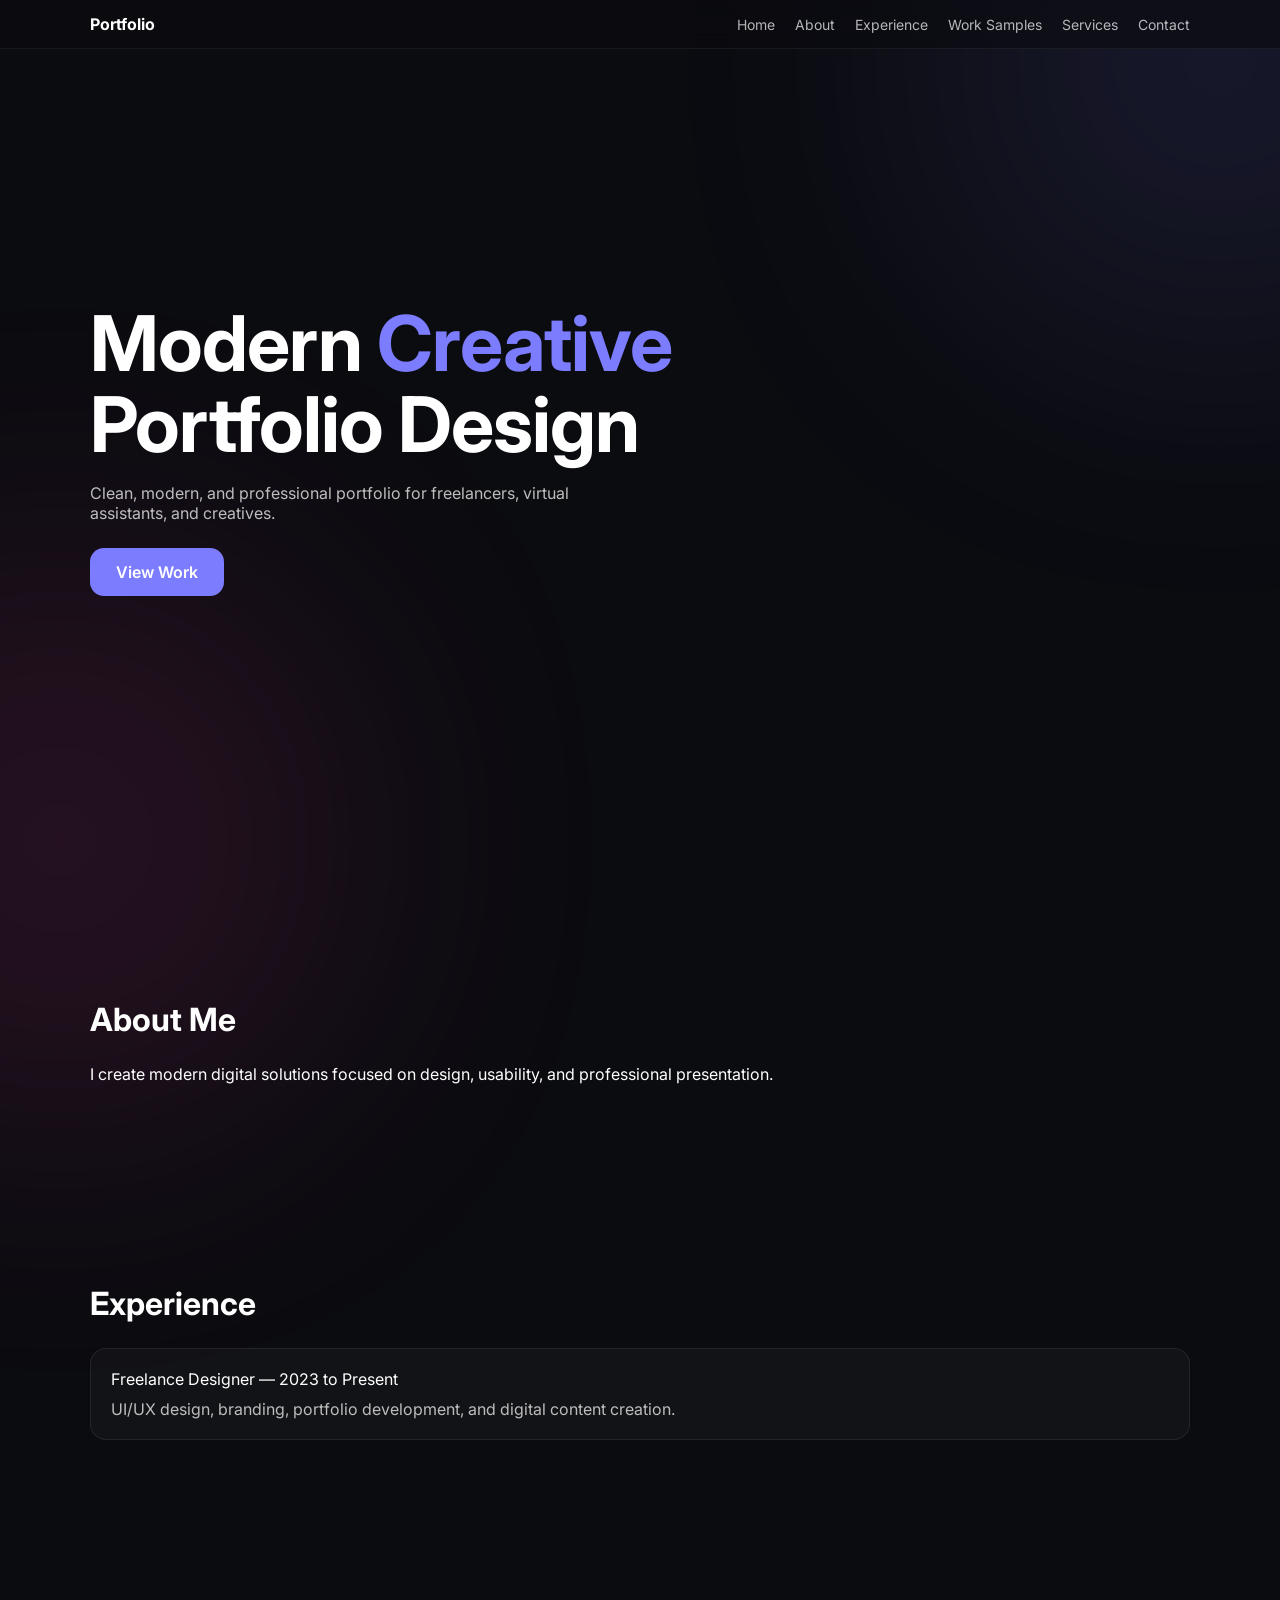
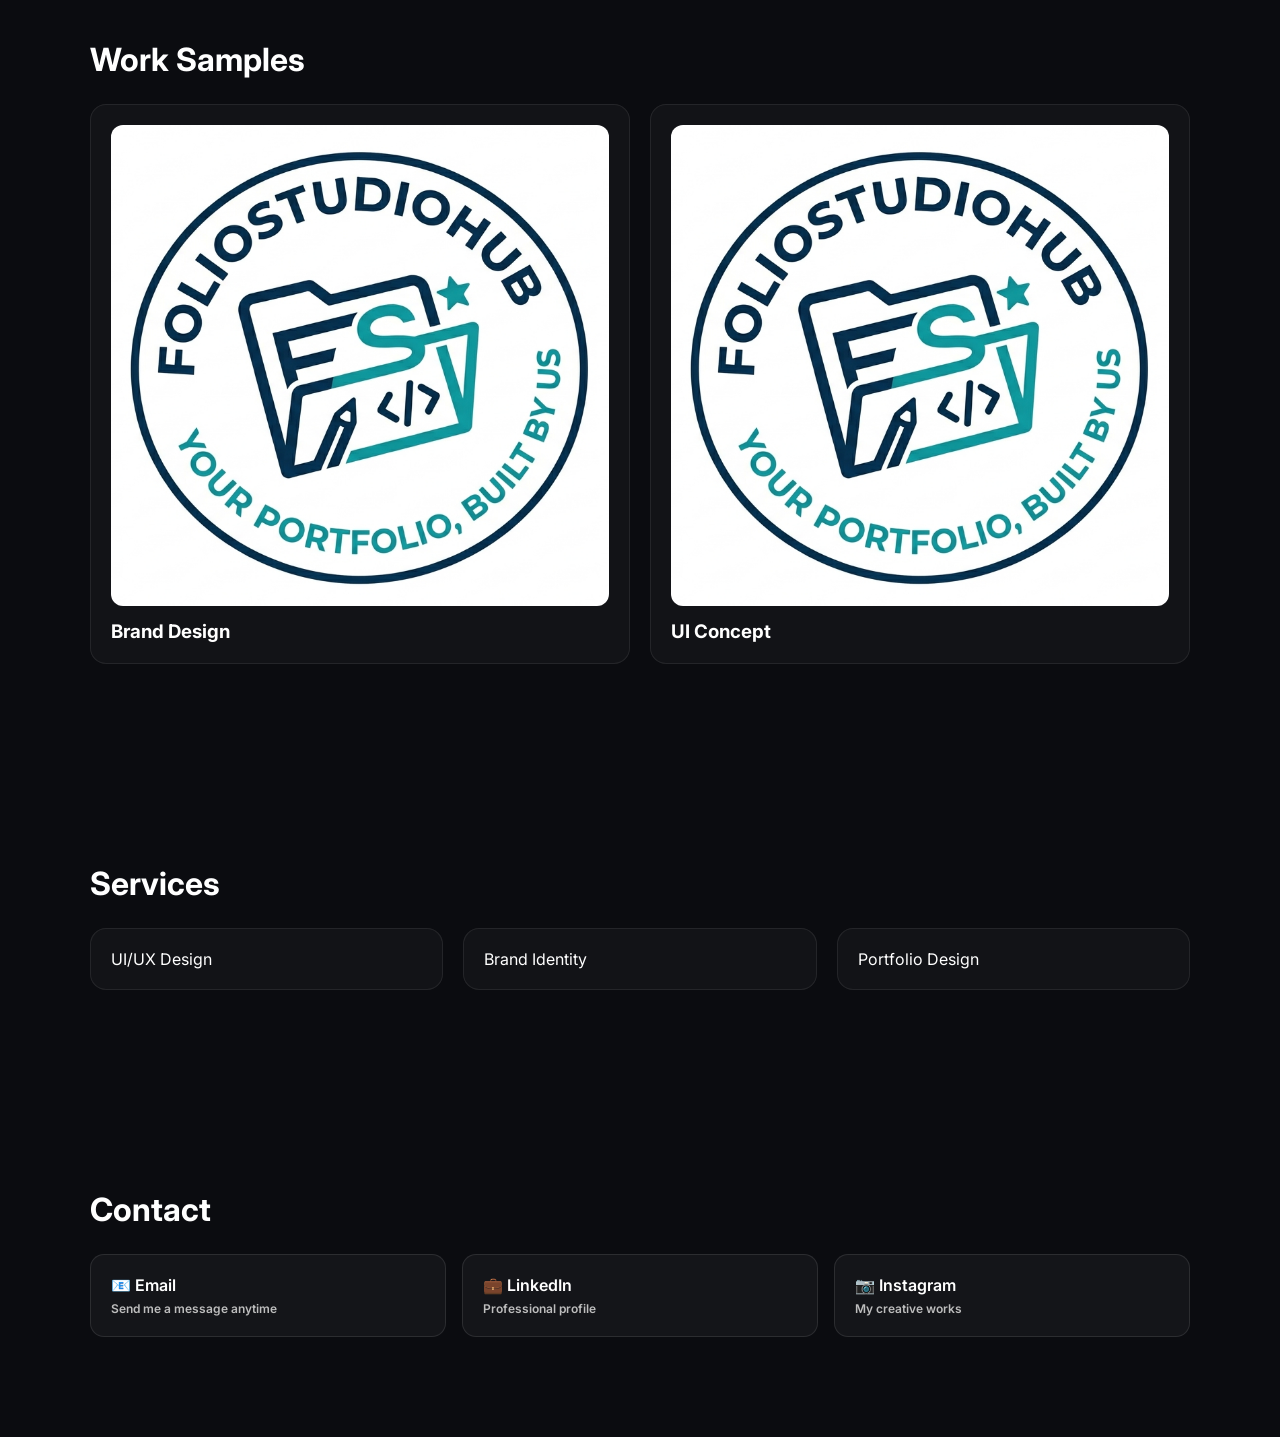
<file: templates/creativestudio.html>
<!DOCTYPE html>
<html lang="en">
<head>
<meta charset="UTF-8">
<meta name="viewport" content="width=device-width, initial-scale=1.0">
<title>Modern Creative Portfolio</title>

<link href="https://fonts.googleapis.com/css2?family=Inter:wght@300;400;600;700;800&display=swap" rel="stylesheet">

<style>

/* =========================
BASE
========================= */

*{
    margin:0;
    padding:0;
    box-sizing:border-box;
}

body{
    font-family:'Inter',sans-serif;
    background:#0b0c10;
    color:white;
    overflow-x:hidden;
}

/* =========================
SOFT GLOW BACKGROUND
========================= */

.glow{
    position:fixed;
    width:520px;
    height:520px;
    border-radius:50%;
    filter:blur(140px);
    opacity:0.15;
    z-index:-1;
}

.glow1{
    background:#7c7cff;
    top:-200px;
    right:-200px;
}

.glow2{
    background:#ff3cac;
    bottom:-200px;
    left:-200px;
}

/* =========================
LAYOUT
========================= */

.container{
    width:90%;
    max-width:1100px;
    margin:auto;
}

section{
    padding:100px 0;
}

/* =========================
NAV
========================= */

nav{
    position:fixed;
    top:0;
    width:100%;
    background:rgba(10,10,15,0.6);
    backdrop-filter:blur(10px);
    border-bottom:1px solid rgba(255,255,255,0.06);
    z-index:100;
}

nav .container{
    display:flex;
    justify-content:space-between;
    align-items:center;
    padding:14px 0;
}

nav a{
    color:white;
    text-decoration:none;
    margin-left:16px;
    font-size:14px;
    opacity:0.7;
    transition:0.3s;
}

nav a:hover{
    opacity:1;
}

/* =========================
HERO
========================= */

.hero{
    min-height:100vh;
    display:flex;
    align-items:center;
}

.hero h1{
    font-size:clamp(3rem,6vw,5rem);
    line-height:1.05;
    letter-spacing:-1px;
}

.hero span{
    color:#7c7cff;
}

.hero p{
    margin-top:18px;
    max-width:520px;
    color:#bdbdbd;
}

/* BUTTON */

.btn{
    display:inline-block;
    margin-top:25px;
    padding:14px 26px;
    border-radius:14px;
    text-decoration:none;
    font-weight:600;
    transition:0.25s;
}

.btn-primary{
    background:#7c7cff;
    color:white;
}

.btn:hover{
    transform:translateY(-5px);
    opacity:0.9;
}

/* =========================
SECTIONS
========================= */

.title{
    font-size:2rem;
    margin-bottom:25px;
}

/* GRID */

.grid{
    display:grid;
    grid-template-columns:repeat(auto-fit,minmax(260px,1fr));
    gap:20px;
}

/* CARD */

.card{
    background:rgba(255,255,255,0.03);
    border:1px solid rgba(255,255,255,0.08);
    border-radius:16px;
    padding:20px;
    transition:0.3s;
}

.card:hover{
    transform:translateY(-10px);
    border-color:#7c7cff;
    box-shadow:0 10px 25px rgba(124,124,255,0.15);
}

.card img{
    width:100%;
    border-radius:12px;
    margin-bottom:10px;
}

/* =========================
CONTACT (FIXED + CLEAR)
========================= */

.contact{
    display:grid;
    grid-template-columns:repeat(auto-fit,minmax(220px,1fr));
    gap:16px;
}

.contact a{
    text-decoration:none;
    color:white;
    padding:20px;
    border-radius:14px;
    background:rgba(255,255,255,0.04);
    border:1px solid rgba(255,255,255,0.10);
    transition:0.3s;

    display:flex;
    flex-direction:column;
    gap:6px;

    font-weight:600;
}

.contact a small{
    font-size:12px;
    color:#bdbdbd;
}

.contact a:hover{
    background:rgba(124,124,255,0.18);
    transform:translateY(-8px);
    border-color:#7c7cff;
}

/* =========================
ANIMATION
========================= */

.fade{
    opacity:0;
    transform:translateY(25px);
    transition:0.7s ease;
}

.fade.show{
    opacity:1;
    transform:translateY(0);
}

</style>
</head>

<body>

<!-- BACKGROUND -->
<div class="glow glow1"></div>
<div class="glow glow2"></div>

<!-- NAV -->
<nav>
<div class="container">
    <b>Portfolio</b>
    <div>
        <a href="#home">Home</a>
        <a href="#about">About</a>
        <a href="#experience">Experience</a>
        <a href="#work">Work Samples</a>
        <a href="#services">Services</a>
        <a href="#contact">Contact</a>
    </div>
</div>
</nav>

<!-- HOME -->
<section class="hero" id="home">
<div class="container">

    <h1 class="fade">
        Modern <span>Creative</span><br>
        Portfolio Design
    </h1>

    <p class="fade">
        Clean, modern, and professional portfolio for freelancers, virtual assistants, and creatives.
    </p>

    <a href="#work" class="btn btn-primary fade">View Work</a>

</div>
</section>

<!-- ABOUT -->
<section id="about">
<div class="container">

    <h2 class="title fade">About Me</h2>
    <p class="fade">
        I create modern digital solutions focused on design, usability, and professional presentation.
    </p>

</div>
</section>

<!-- EXPERIENCE -->
<section id="experience">
<div class="container">

    <h2 class="title fade">Experience</h2>

    <div class="card fade">
        Freelance Designer — 2023 to Present
        <p style="margin-top:10px;color:#bdbdbd;">
            UI/UX design, branding, portfolio development, and digital content creation.
        </p>
    </div>

</div>
</section>

<!-- WORK -->
<section id="work">
<div class="container">

    <h2 class="title fade">Work Samples</h2>

    <div class="grid">

        <div class="card fade">
            <img src="./foliostudiohublogo.png">
            <h3>Brand Design</h3>
        </div>

        <div class="card fade">
            <img src="./foliostudiohublogo.png">
            <h3>UI Concept</h3>
        </div>

    </div>

</div>
</section>

<!-- SERVICES -->
<section id="services">
<div class="container">

    <h2 class="title fade">Services</h2>

    <div class="grid">

        <div class="card fade">UI/UX Design</div>
        <div class="card fade">Brand Identity</div>
        <div class="card fade">Portfolio Design</div>

    </div>

</div>
</section>

<!-- CONTACT (FIXED) -->
<section id="contact">
<div class="container">

    <h2 class="title fade">Contact</h2>

    <div class="contact fade">

        <a href="mailto:your@email.com">
            📧 Email
            <small>Send me a message anytime</small>
        </a>

        <a href="https://linkedin.com" target="_blank">
            💼 LinkedIn
            <small>Professional profile</small>
        </a>

        <a href="https://instagram.com" target="_blank">
            📷 Instagram
            <small>My creative works</small>
        </a>

    </div>

</div>
</section>

<script>
const items=document.querySelectorAll('.fade');

function show(){
    const trigger=window.innerHeight*0.85;

    items.forEach(el=>{
        if(el.getBoundingClientRect().top<trigger){
            el.classList.add('show');
        }
    });
}

window.addEventListener('scroll',show);
show();
</script>

</body>
</html>
</file>
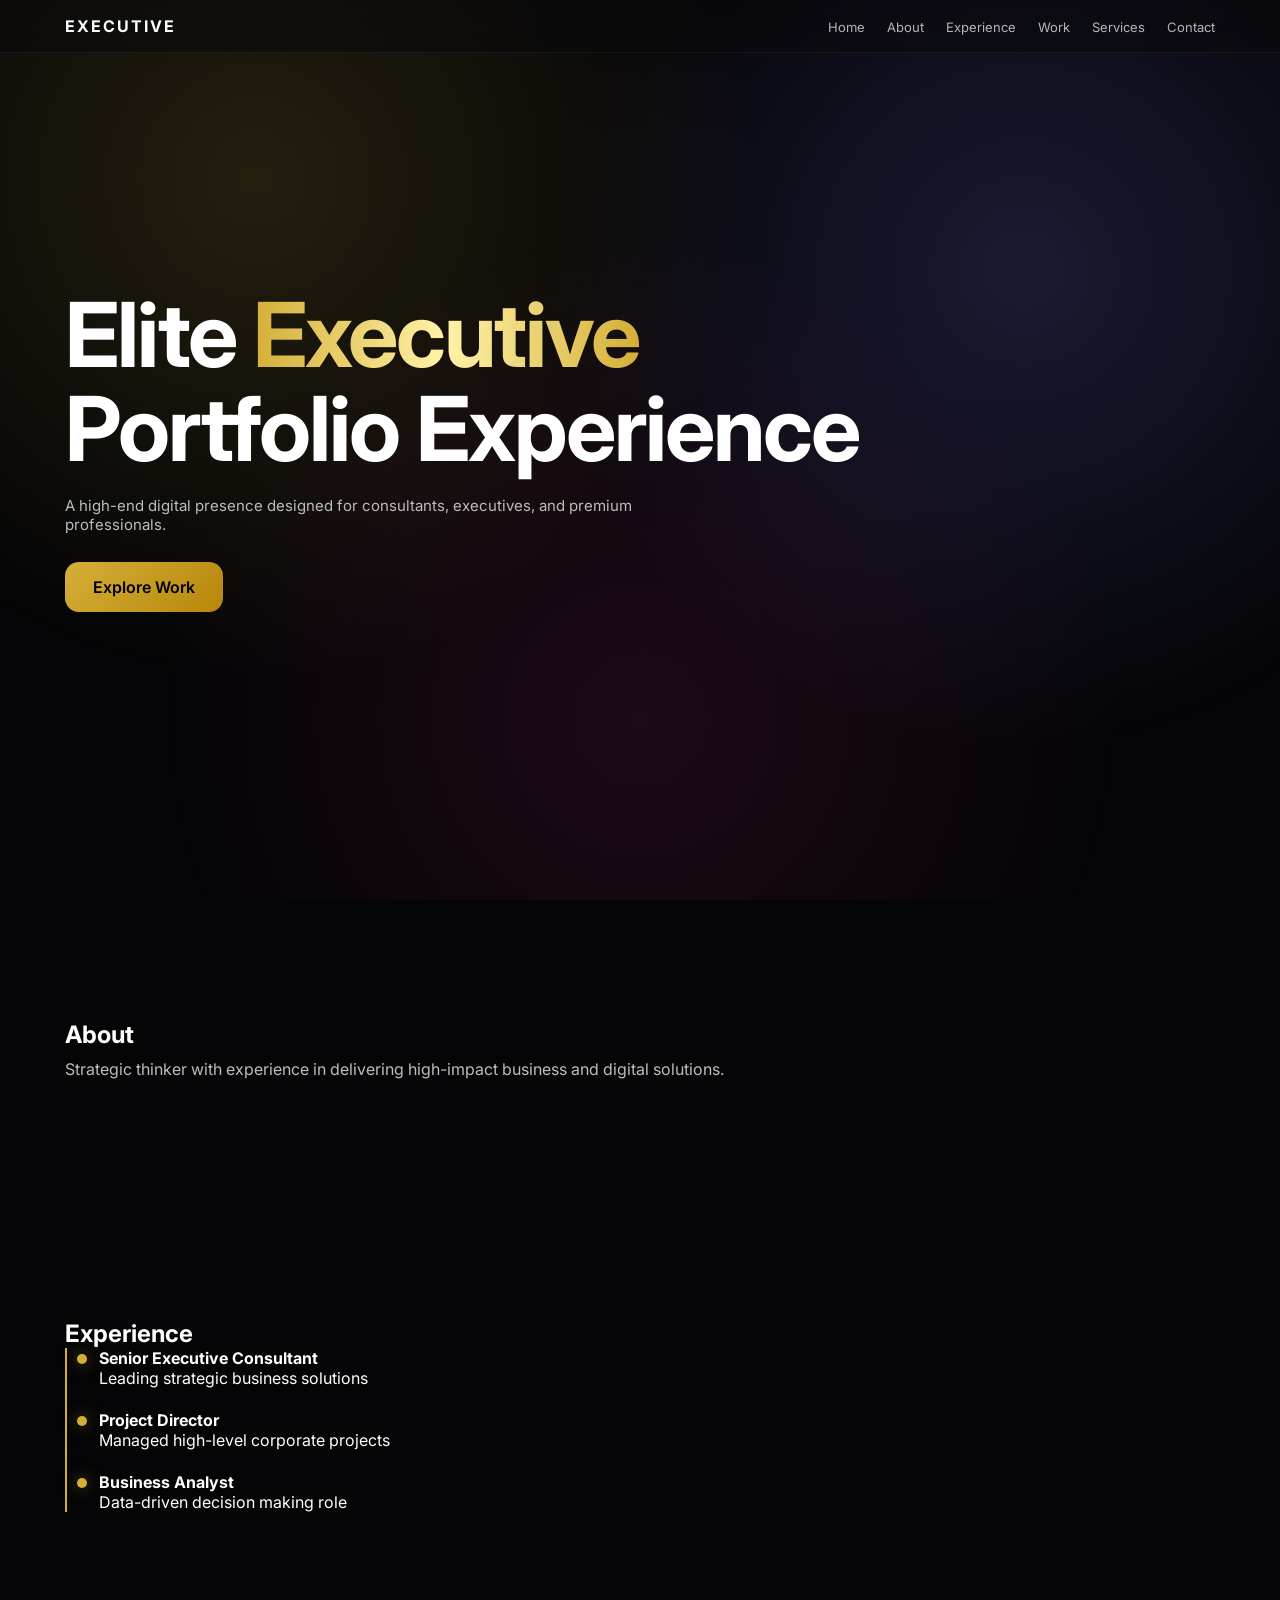
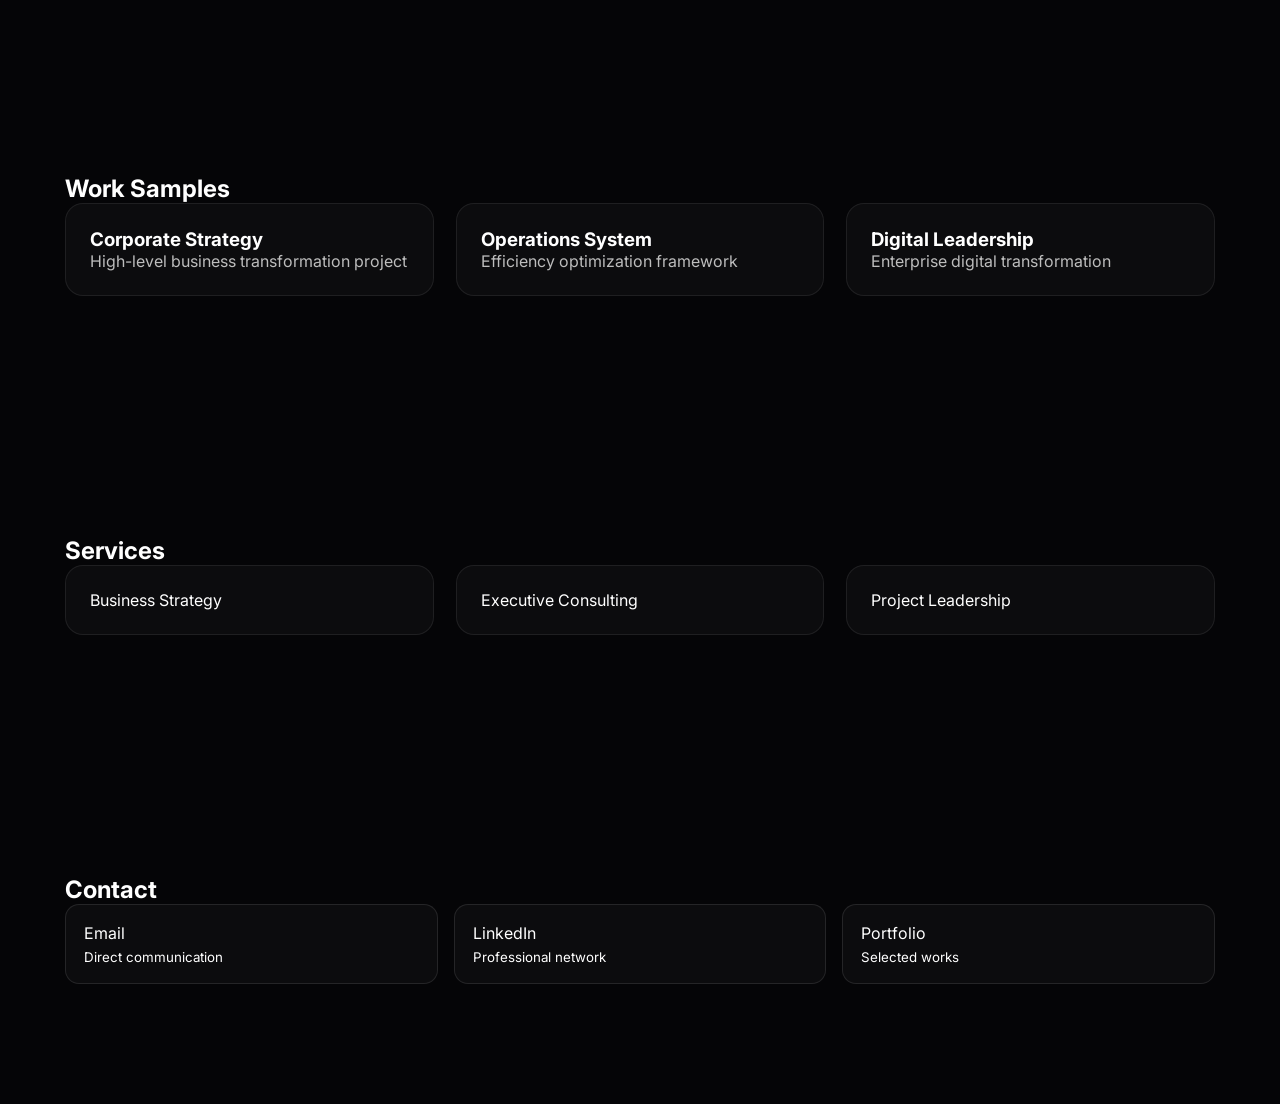
<file: templates/executivepro.html>
<!DOCTYPE html>
<html lang="en">
<head>
<meta charset="UTF-8">
<meta name="viewport" content="width=device-width, initial-scale=1.0">
<title>Executive Luxury Portfolio</title>

<link href="https://fonts.googleapis.com/css2?family=Inter:wght@300;400;600;700;800&display=swap" rel="stylesheet">

<style>

/* =========================
BASE
========================= */

*{
    margin:0;
    padding:0;
    box-sizing:border-box;
}

body{
    font-family:'Inter',sans-serif;
    background:#050507;
    color:white;
    overflow-x:hidden;
}

/* =========================
LUXURY GRADIENT BACKDROP
========================= */

.bg{
    position:fixed;
    inset:0;
    z-index:-1;
    background:
    radial-gradient(circle at 20% 20%, rgba(212,175,55,0.15), transparent 40%),
    radial-gradient(circle at 80% 30%, rgba(124,124,255,0.18), transparent 40%),
    radial-gradient(circle at 50% 80%, rgba(255,60,172,0.10), transparent 50%);
}

/* =========================
LAYOUT
========================= */

.container{
    width:90%;
    max-width:1150px;
    margin:auto;
}

section{
    padding:120px 0;
}

/* =========================
NAV (GLASS PREMIUM)
========================= */

nav{
    position:fixed;
    top:0;
    width:100%;
    backdrop-filter:blur(18px);
    background:rgba(10,10,12,0.55);
    border-bottom:1px solid rgba(255,255,255,0.06);
    z-index:100;
}

nav .container{
    display:flex;
    justify-content:space-between;
    align-items:center;
    padding:16px 0;
}

nav b{
    letter-spacing:2px;
    font-weight:700;
}

nav a{
    margin-left:18px;
    color:white;
    text-decoration:none;
    font-size:13px;
    opacity:0.7;
    transition:0.3s;
}

nav a:hover{
    opacity:1;
    color:#d4af37;
}

/* =========================
HERO
========================= */

.hero{
    min-height:100vh;
    display:flex;
    align-items:center;
}

.hero h1{
    font-size:clamp(3.2rem,7vw,5.8rem);
    line-height:1.05;
    letter-spacing:-2px;
}

.gold{
    background:linear-gradient(90deg,#d4af37,#fff2a8,#d4af37);
    -webkit-background-clip:text;
    -webkit-text-fill-color:transparent;
}

.hero p{
    margin-top:20px;
    max-width:600px;
    color:#bdbdbd;
    font-size:15px;
}

/* BUTTON */

.btn{
    display:inline-block;
    margin-top:28px;
    padding:15px 28px;
    border-radius:14px;
    font-weight:600;
    text-decoration:none;
    transition:0.3s;
}

.btn-gold{
    background:linear-gradient(135deg,#d4af37,#b8860b);
    color:#000;
}

.btn:hover{
    transform:translateY(-6px);
    box-shadow:0 20px 40px rgba(212,175,55,0.15);
}

/* =========================
CARDS (LUXURY GLASS)
========================= */

.card{
    background:rgba(255,255,255,0.03);
    border:1px solid rgba(255,255,255,0.08);
    border-radius:18px;
    padding:24px;
    transition:0.35s;
    position:relative;
    overflow:hidden;
}

.card::before{
    content:'';
    position:absolute;
    inset:-2px;
    background:linear-gradient(120deg,transparent,rgba(212,175,55,0.15),transparent);
    transform:translateX(-100%);
    transition:0.6s;
}

.card:hover::before{
    transform:translateX(100%);
}

.card:hover{
    transform:translateY(-12px);
    border-color:#d4af37;
    box-shadow:0 25px 60px rgba(0,0,0,0.6);
}

/* =========================
GRID
========================= */

.grid{
    display:grid;
    grid-template-columns:repeat(auto-fit,minmax(270px,1fr));
    gap:22px;
}

/* =========================
TIMELINE (EXECUTIVE)
========================= */

.timeline{
    border-left:2px solid #d4af37;
    padding-left:22px;
}

.timeline-item{
    margin-bottom:22px;
    position:relative;
    padding-left:10px;
}

.timeline-item::before{
    content:'';
    position:absolute;
    left:-12px;
    top:6px;
    width:10px;
    height:10px;
    border-radius:50%;
    background:#d4af37;
    box-shadow:0 0 15px rgba(212,175,55,0.5);
}

/* =========================
CONTACT (PREMIUM CARDS)
========================= */

.contact{
    display:grid;
    grid-template-columns:repeat(auto-fit,minmax(220px,1fr));
    gap:16px;
}

.contact a{
    text-decoration:none;
    color:white;
    padding:18px;
    border-radius:14px;
    background:rgba(255,255,255,0.03);
    border:1px solid rgba(255,255,255,0.1);
    transition:0.3s;
    display:flex;
    flex-direction:column;
    gap:6px;
}

.contact a:hover{
    background:rgba(212,175,55,0.12);
    border-color:#d4af37;
    transform:translateY(-8px);
}

/* =========================
ANIMATION
========================= */

.fade{
    opacity:0;
    transform:translateY(30px);
    transition:0.8s ease;
}

.fade.show{
    opacity:1;
    transform:translateY(0);
}

</style>
</head>

<body>

<div class="bg"></div>

<!-- NAV -->
<nav>
<div class="container">
    <b>EXECUTIVE</b>
    <div>
        <a href="#home">Home</a>
        <a href="#about">About</a>
        <a href="#experience">Experience</a>
        <a href="#work">Work</a>
        <a href="#services">Services</a>
        <a href="#contact">Contact</a>
    </div>
</div>
</nav>

<!-- HERO -->
<section class="hero" id="home">
<div class="container">

    <h1 class="fade">
        Elite <span class="gold">Executive</span><br>
        Portfolio Experience
    </h1>

    <p class="fade">
        A high-end digital presence designed for consultants, executives, and premium professionals.
    </p>

    <a href="#work" class="btn btn-gold fade">Explore Work</a>

</div>
</section>

<!-- ABOUT -->
<section id="about">
<div class="container">

    <h2 class="fade">About</h2>
    <p class="fade" style="margin-top:10px;color:#bdbdbd;">
        Strategic thinker with experience in delivering high-impact business and digital solutions.
    </p>

</div>
</section>

<!-- EXPERIENCE -->
<section id="experience">
<div class="container">

    <h2 class="fade">Experience</h2>

    <div class="timeline fade">

        <div class="timeline-item">
            <b>Senior Executive Consultant</b><br>
            Leading strategic business solutions
        </div>

        <div class="timeline-item">
            <b>Project Director</b><br>
            Managed high-level corporate projects
        </div>

        <div class="timeline-item">
            <b>Business Analyst</b><br>
            Data-driven decision making role
        </div>

    </div>

</div>
</section>

<!-- WORK -->
<section id="work">
<div class="container">

    <h2 class="fade">Work Samples</h2>

    <div class="grid">

        <div class="card fade">
            <h3>Corporate Strategy</h3>
            <p style="color:#bdbdbd;">High-level business transformation project</p>
        </div>

        <div class="card fade">
            <h3>Operations System</h3>
            <p style="color:#bdbdbd;">Efficiency optimization framework</p>
        </div>

        <div class="card fade">
            <h3>Digital Leadership</h3>
            <p style="color:#bdbdbd;">Enterprise digital transformation</p>
        </div>

    </div>

</div>
</section>

<!-- SERVICES -->
<section id="services">
<div class="container">

    <h2 class="fade">Services</h2>

    <div class="grid">

        <div class="card fade">Business Strategy</div>
        <div class="card fade">Executive Consulting</div>
        <div class="card fade">Project Leadership</div>

    </div>

</div>
</section>

<!-- CONTACT -->
<section id="contact">
<div class="container">

    <h2 class="fade">Contact</h2>

    <div class="contact fade">

        <a href="mailto:your@email.com">
            Email
            <small>Direct communication</small>
        </a>

        <a href="https://linkedin.com">
            LinkedIn
            <small>Professional network</small>
        </a>

        <a href="#">
            Portfolio
            <small>Selected works</small>
        </a>

    </div>

</div>
</section>

<script>

const items=document.querySelectorAll('.fade');

function show(){
    const trigger=window.innerHeight*0.85;

    items.forEach(el=>{
        if(el.getBoundingClientRect().top<trigger){
            el.classList.add('show');
        }
    });
}

window.addEventListener('scroll',show);
show();

</script>

</body>
</html>
</file>
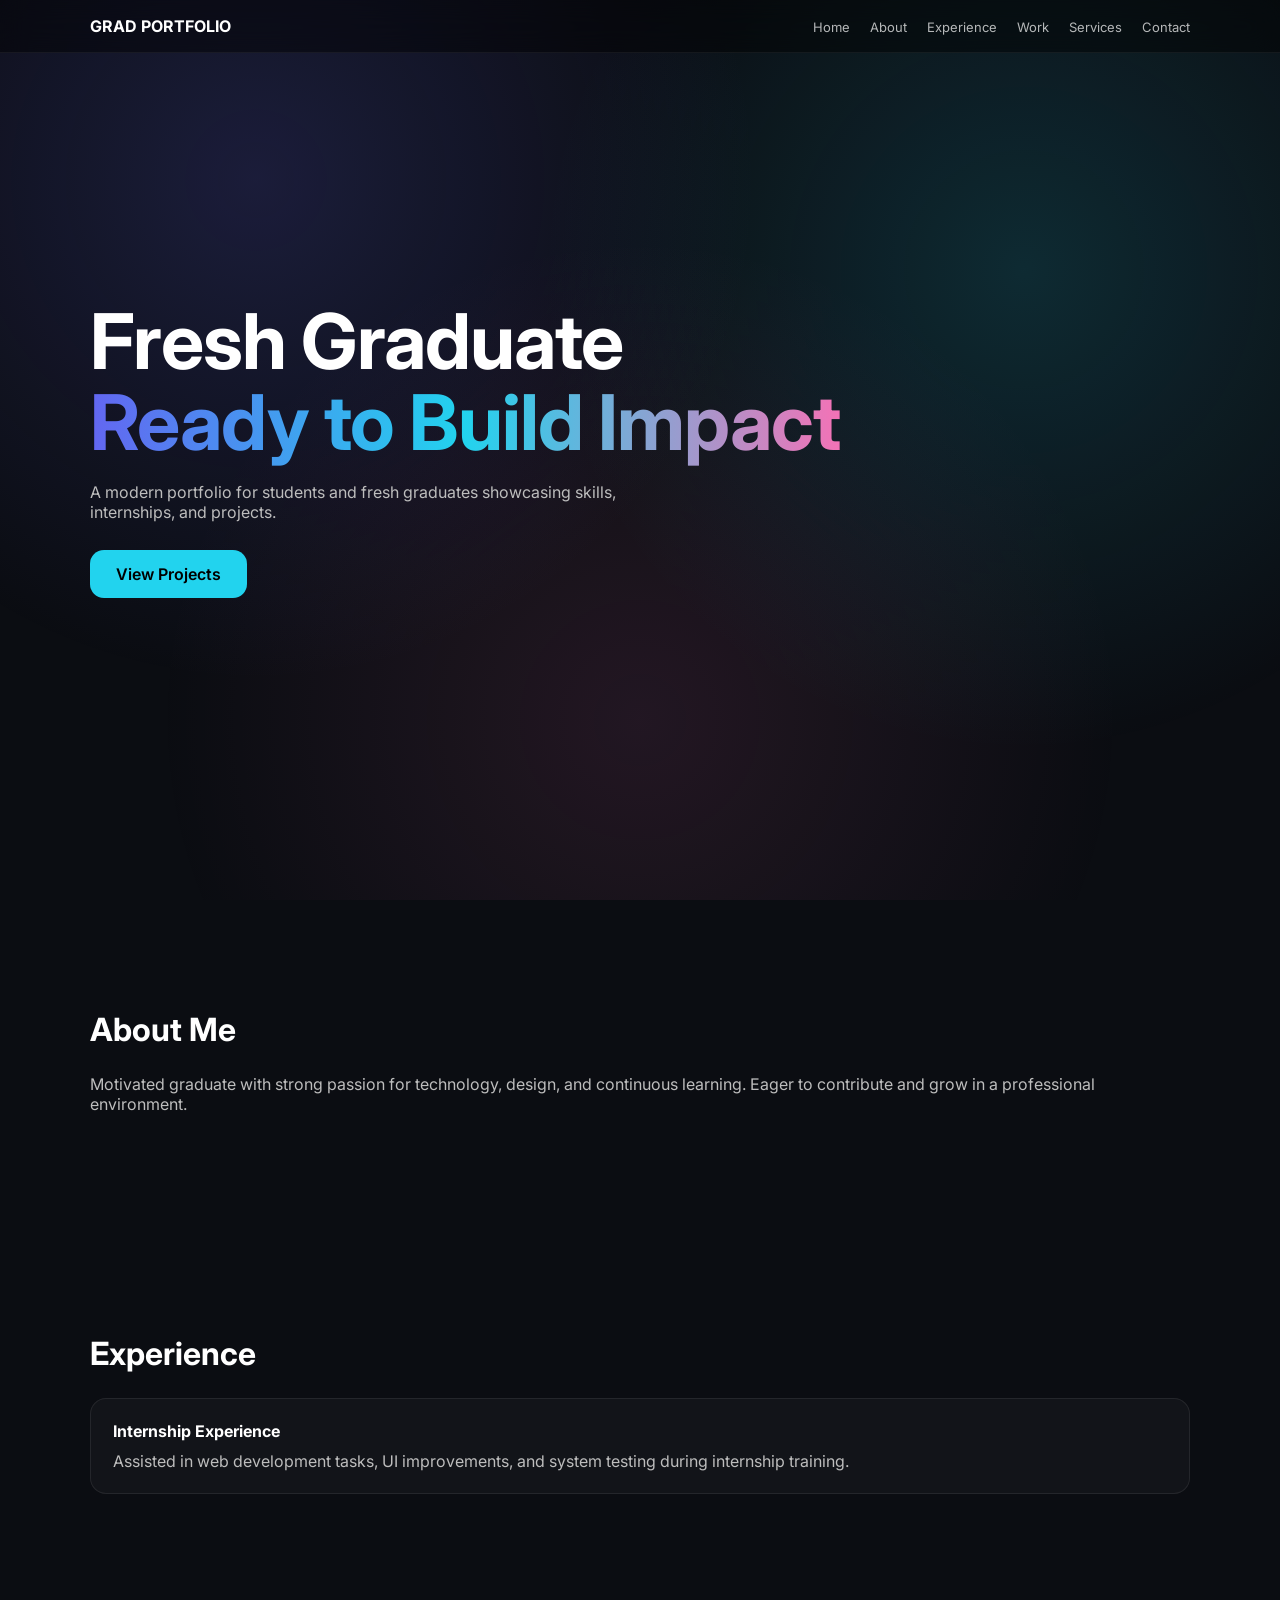
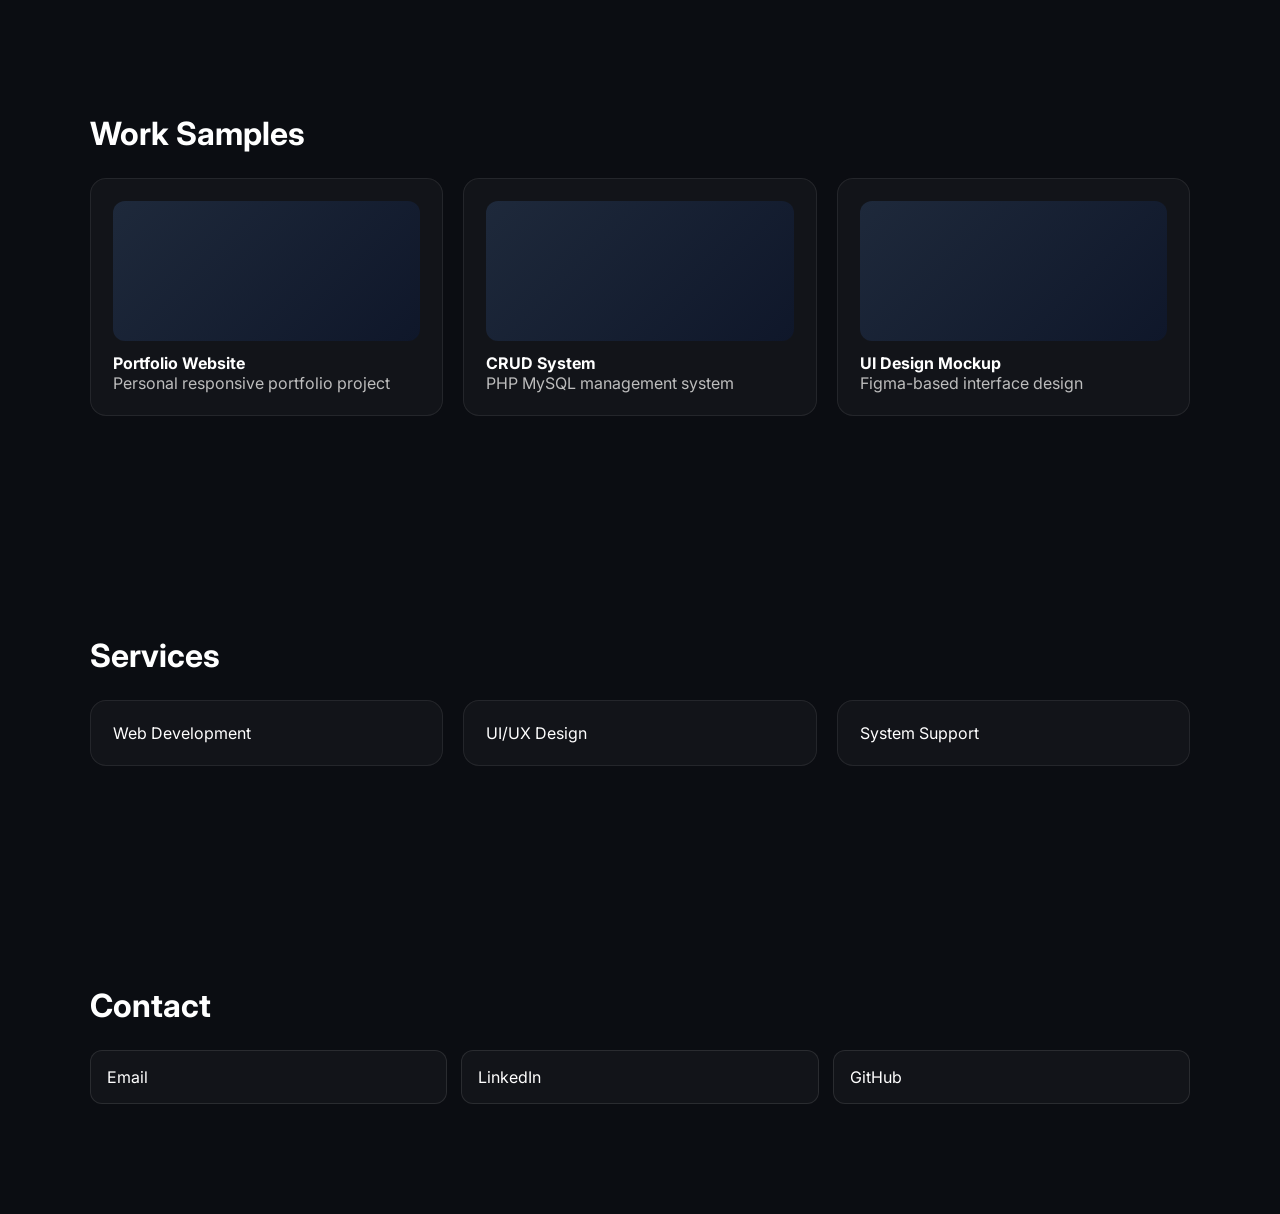
<file: templates/gradportfolio.html>
<!DOCTYPE html>
<html lang="en">
<head>
<meta charset="UTF-8">
<meta name="viewport" content="width=device-width, initial-scale=1.0">
<title>Graduate Portfolio</title>

<link href="https://fonts.googleapis.com/css2?family=Inter:wght@300;400;600;700;800&display=swap" rel="stylesheet">

<style>

/* =========================
BASE
========================= */

*{
    margin:0;
    padding:0;
    box-sizing:border-box;
}

body{
    font-family:'Inter',sans-serif;
    background:#0b0d12;
    color:white;
    overflow-x:hidden;
}

/* =========================
BACKGROUND GLOW
========================= */

.bg{
    position:fixed;
    inset:0;
    z-index:-1;
    background:
    radial-gradient(circle at 20% 20%, rgba(99,102,241,0.18), transparent 40%),
    radial-gradient(circle at 80% 30%, rgba(34,211,238,0.15), transparent 40%),
    radial-gradient(circle at 50% 80%, rgba(244,114,182,0.10), transparent 50%);
}

/* =========================
LAYOUT
========================= */

.container{
    width:90%;
    max-width:1100px;
    margin:auto;
}

section{
    padding:110px 0;
}

/* =========================
NAV
========================= */

nav{
    position:fixed;
    top:0;
    width:100%;
    background:rgba(0,0,0,0.45);
    backdrop-filter:blur(14px);
    border-bottom:1px solid rgba(255,255,255,0.06);
    z-index:100;
}

nav .container{
    display:flex;
    justify-content:space-between;
    align-items:center;
    padding:16px 0;
}

nav a{
    color:white;
    text-decoration:none;
    margin-left:16px;
    font-size:13px;
    opacity:0.7;
    transition:0.3s;
}

nav a:hover{
    opacity:1;
    color:#22d3ee;
}

/* =========================
HERO
========================= */

.hero{
    min-height:100vh;
    display:flex;
    align-items:center;
}

.hero h1{
    font-size:clamp(2.8rem,6vw,5rem);
    line-height:1.05;
    letter-spacing:-1px;
}

.gradient{
    background:linear-gradient(90deg,#6366f1,#22d3ee,#f472b6);
    -webkit-background-clip:text;
    -webkit-text-fill-color:transparent;
}

.hero p{
    margin-top:18px;
    max-width:550px;
    color:#bdbdbd;
}

/* BUTTON */

.btn{
    display:inline-block;
    margin-top:28px;
    padding:14px 26px;
    border-radius:14px;
    font-weight:600;
    text-decoration:none;
    transition:0.3s;
}

.btn-primary{
    background:#22d3ee;
    color:#000;
}

.btn:hover{
    transform:translateY(-6px);
    box-shadow:0 20px 40px rgba(34,211,238,0.15);
}

/* =========================
SECTION TITLE
========================= */

.title{
    font-size:2rem;
    margin-bottom:25px;
}

/* =========================
GRID
========================= */

.grid{
    display:grid;
    grid-template-columns:repeat(auto-fit,minmax(260px,1fr));
    gap:20px;
}

/* =========================
CARD
========================= */

.card{
    background:rgba(255,255,255,0.03);
    border:1px solid rgba(255,255,255,0.08);
    border-radius:16px;
    padding:22px;
    transition:0.35s;
}

.card:hover{
    transform:translateY(-10px);
    border-color:#22d3ee;
    box-shadow:0 20px 50px rgba(34,211,238,0.12);
}

/* =========================
WORK CARD IMAGE
========================= */

.work-img{
    width:100%;
    height:140px;
    border-radius:12px;
    background:linear-gradient(135deg,#1e293b,#0f172a);
    margin-bottom:12px;
}

/* =========================
CONTACT
========================= */

.contact{
    display:grid;
    grid-template-columns:repeat(auto-fit,minmax(220px,1fr));
    gap:14px;
}

.contact a{
    text-decoration:none;
    color:white;
    padding:16px;
    border-radius:12px;
    background:rgba(255,255,255,0.03);
    border:1px solid rgba(255,255,255,0.1);
    transition:0.3s;
}

.contact a:hover{
    background:#22d3ee;
    color:#000;
}

/* =========================
ANIMATION
========================= */

.fade{
    opacity:0;
    transform:translateY(25px);
    transition:0.8s ease;
}

.fade.show{
    opacity:1;
    transform:translateY(0);
}

</style>
</head>

<body>

<div class="bg"></div>

<!-- NAV -->
<nav>
<div class="container">
    <b>GRAD PORTFOLIO</b>
    <div>
        <a href="#home">Home</a>
        <a href="#about">About</a>
        <a href="#experience">Experience</a>
        <a href="#work">Work</a>
        <a href="#services">Services</a>
        <a href="#contact">Contact</a>
    </div>
</div>
</nav>

<!-- HERO -->
<section class="hero" id="home">
<div class="container">

    <h1 class="fade">
        Fresh Graduate<br>
        <span class="gradient">Ready to Build Impact</span>
    </h1>

    <p class="fade">
        A modern portfolio for students and fresh graduates showcasing skills, internships, and projects.
    </p>

    <a href="#work" class="btn btn-primary fade">View Projects</a>

</div>
</section>

<!-- ABOUT -->
<section id="about">
<div class="container">

    <h2 class="title fade">About Me</h2>

    <p class="fade" style="color:#bdbdbd;">
        Motivated graduate with strong passion for technology, design, and continuous learning.
        Eager to contribute and grow in a professional environment.
    </p>

</div>
</section>

<!-- EXPERIENCE -->
<section id="experience">
<div class="container">

    <h2 class="title fade">Experience</h2>

    <div class="card fade">
        <b>Internship Experience</b>
        <p style="color:#bdbdbd;margin-top:10px;">
            Assisted in web development tasks, UI improvements, and system testing during internship training.
        </p>
    </div>

</div>
</section>

<!-- WORK -->
<section id="work">
<div class="container">

    <h2 class="title fade">Work Samples</h2>

    <div class="grid">

        <div class="card fade">
            <div class="work-img"></div>
            <b>Portfolio Website</b>
            <p style="color:#bdbdbd;">Personal responsive portfolio project</p>
        </div>

        <div class="card fade">
            <div class="work-img"></div>
            <b>CRUD System</b>
            <p style="color:#bdbdbd;">PHP MySQL management system</p>
        </div>

        <div class="card fade">
            <div class="work-img"></div>
            <b>UI Design Mockup</b>
            <p style="color:#bdbdbd;">Figma-based interface design</p>
        </div>

    </div>

</div>
</section>

<!-- SERVICES -->
<section id="services">
<div class="container">

    <h2 class="title fade">Services</h2>

    <div class="grid">

        <div class="card fade">Web Development</div>
        <div class="card fade">UI/UX Design</div>
        <div class="card fade">System Support</div>

    </div>

</div>
</section>

<!-- CONTACT -->
<section id="contact">
<div class="container">

    <h2 class="title fade">Contact</h2>

    <div class="contact fade">

        <a href="mailto:your@email.com">Email</a>
        <a href="https://linkedin.com">LinkedIn</a>
        <a href="https://github.com">GitHub</a>

    </div>

</div>
</section>

<script>

const items=document.querySelectorAll('.fade');

function show(){
    const trigger=window.innerHeight*0.85;

    items.forEach(el=>{
        if(el.getBoundingClientRect().top<trigger){
            el.classList.add('show');
        }
    });
}

window.addEventListener('scroll',show);
show();

</script>

</body>
</html>
</file>
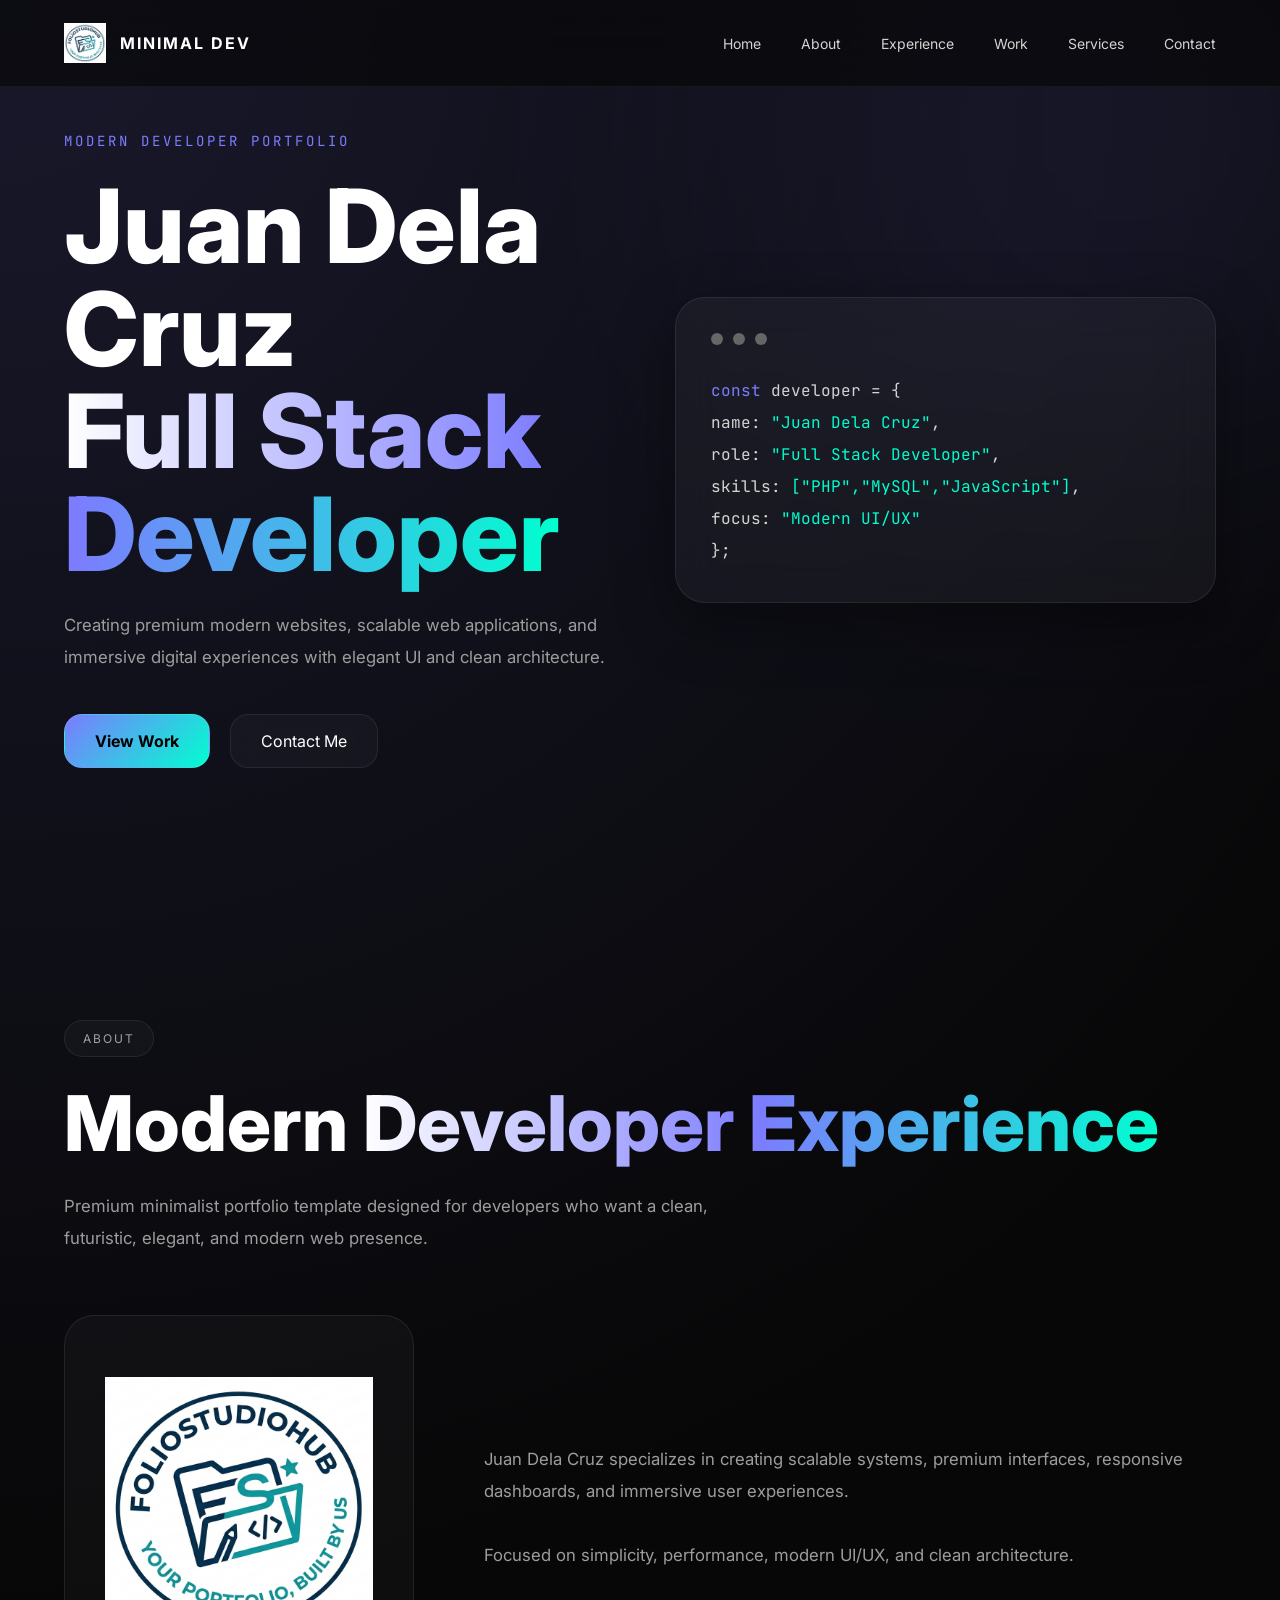
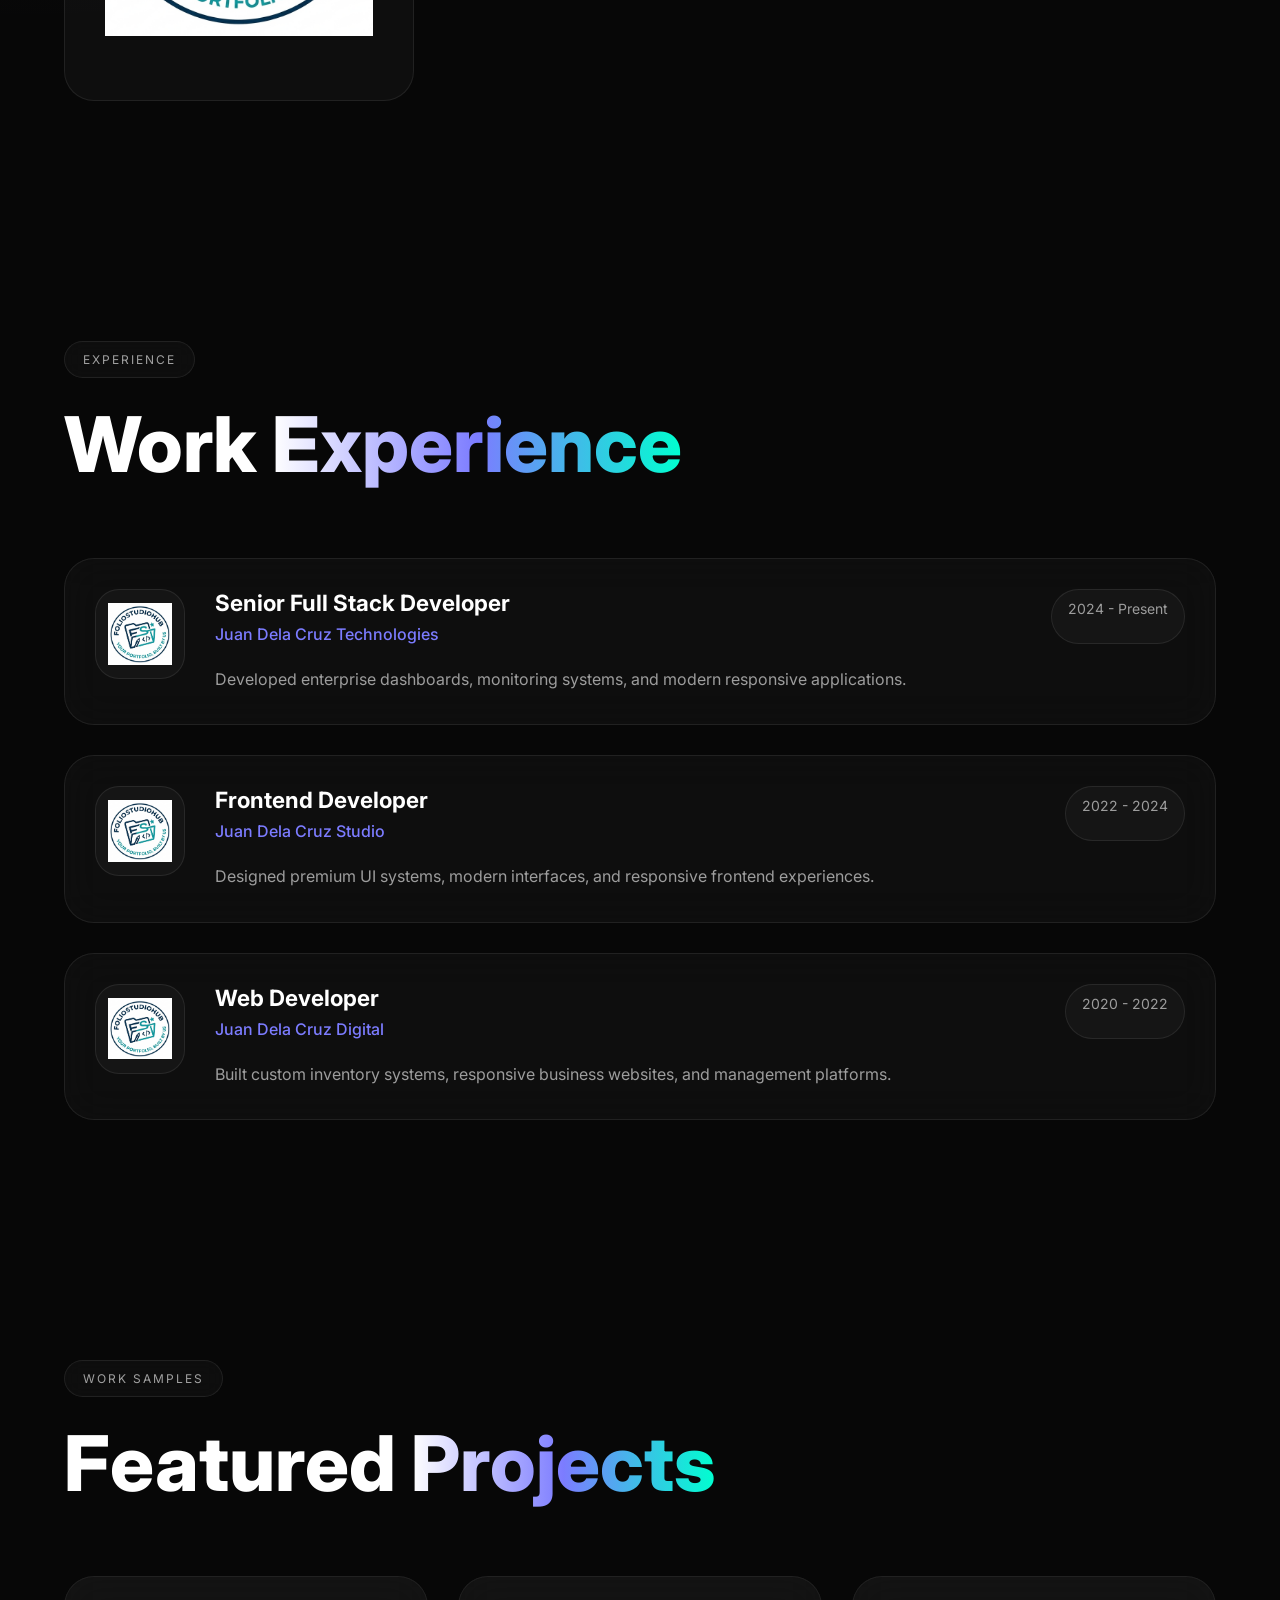
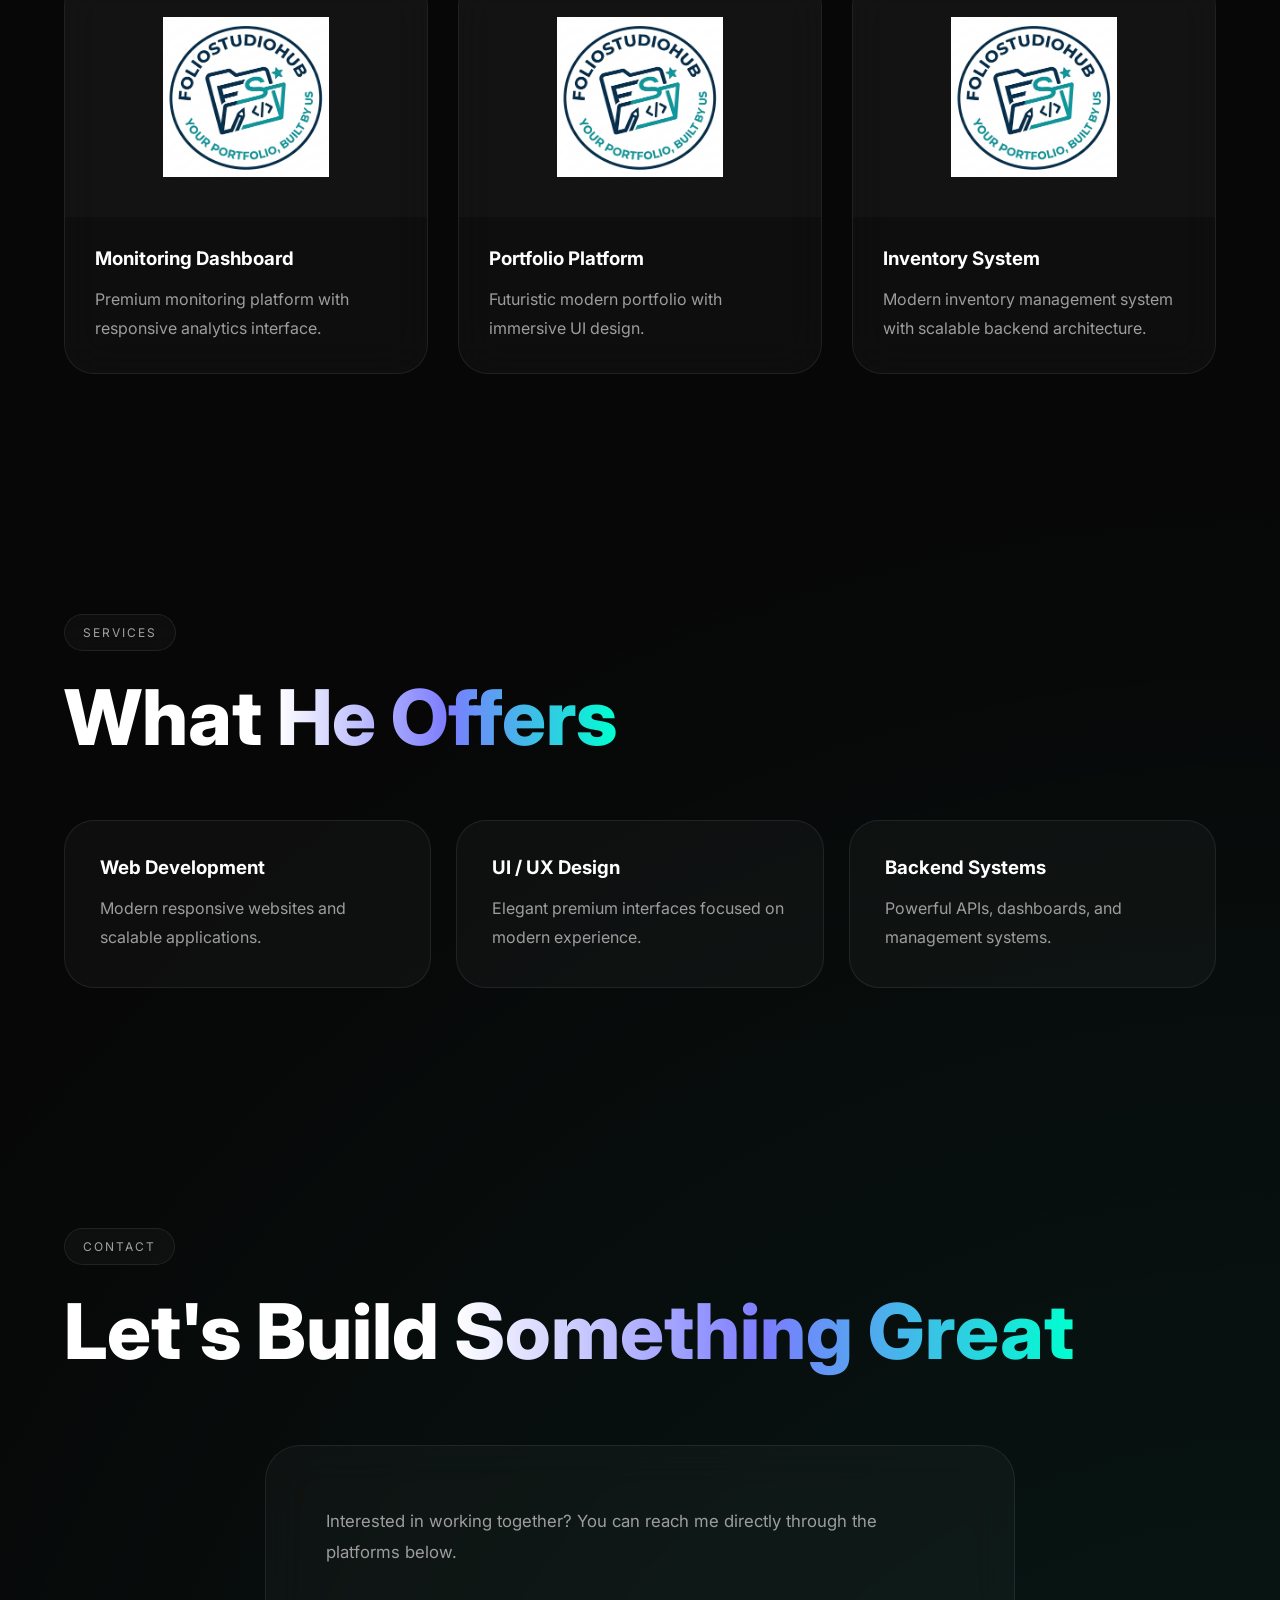
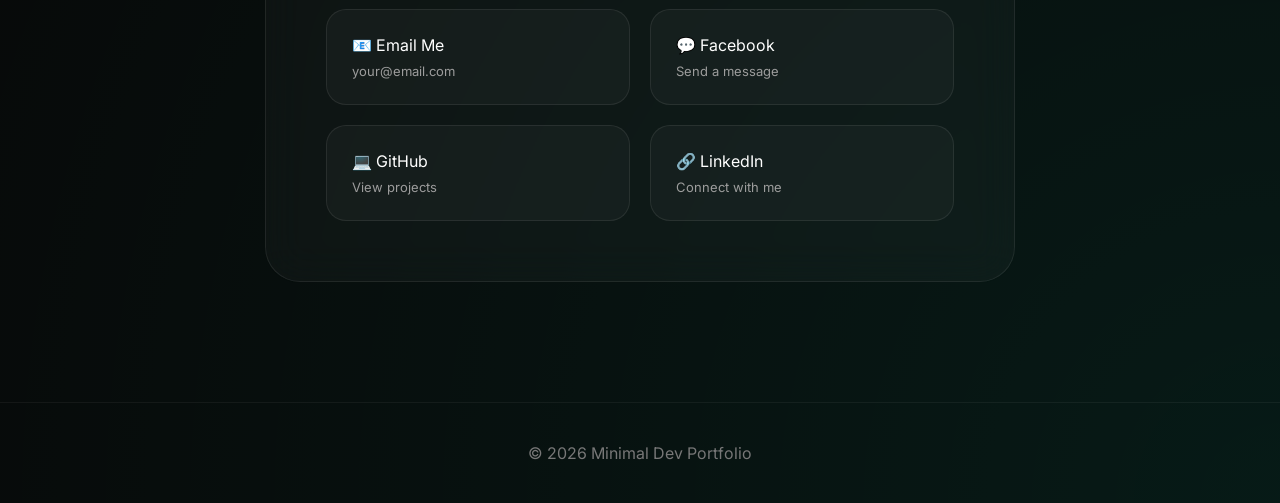
<file: templates/minimalistdev.html>
<!DOCTYPE html>
<html lang="en">
<head>
<meta charset="UTF-8">
<meta name="viewport" content="width=device-width, initial-scale=1.0">

<title>Minimalist Dev Portfolio</title>

<link href="https://fonts.googleapis.com/css2?family=Inter:wght@300;400;500;600;700;800&family=JetBrains+Mono:wght@400;500;700&display=swap" rel="stylesheet">

<style>

/* =========================================================
RESET
========================================================= */

*{
    margin:0;
    padding:0;
    box-sizing:border-box;
}

html{
    scroll-behavior:smooth;
}

body{
    font-family:'Inter',sans-serif;
    overflow-x:hidden;
    color:white;
    background:
    radial-gradient(circle at top left, rgba(124,124,255,0.15), transparent 30%),
    radial-gradient(circle at bottom right, rgba(0,255,208,0.08), transparent 30%),
    #070707;
}

/* =========================================================
SCROLLBAR
========================================================= */

::-webkit-scrollbar{
    width:8px;
}

::-webkit-scrollbar-track{
    background:#0d0d0d;
}

::-webkit-scrollbar-thumb{
    background:#2b2b2b;
    border-radius:20px;
}

/* =========================================================
GLOBAL
========================================================= */

.container{
    width:90%;
    max-width:1300px;
    margin:auto;
}

section{
    padding:120px 0;
}

.section-tag{
    display:inline-block;
    padding:10px 18px;
    border-radius:100px;
    background:rgba(255,255,255,0.03);
    border:1px solid rgba(255,255,255,0.08);
    backdrop-filter:blur(10px);
    font-size:12px;
    letter-spacing:2px;
    color:#a1a1a1;
    margin-bottom:25px;
}

.section-title{
    font-size:clamp(2.5rem,6vw,5rem);
    line-height:1.1;
    margin-bottom:25px;
    font-weight:800;
}

.section-title span{
    background:linear-gradient(90deg,#ffffff,#7c7cff,#00ffd0);
    -webkit-background-clip:text;
    -webkit-text-fill-color:transparent;
}

.section-text{
    max-width:720px;
    color:#9d9d9d;
    line-height:1.9;
    font-size:1.05rem;
}

/* =========================================================
NAVBAR
========================================================= */

.navbar{
    position:fixed;
    top:0;
    width:100%;
    z-index:999;
    background:rgba(7,7,7,0.65);
    backdrop-filter:blur(20px);
    border-bottom:1px solid rgba(255,255,255,0.05);
}

.nav-wrapper{
    width:90%;
    max-width:1300px;
    margin:auto;
    display:flex;
    align-items:center;
    justify-content:space-between;
    padding:22px 0;
}

.logo{
    display:flex;
    align-items:center;
    gap:14px;
    font-weight:700;
    letter-spacing:2px;
}

.logo img{
    width:42px;
    height:42px;
    object-fit:contain;
}

.nav-links{
    display:flex;
    gap:40px;
}

.nav-links a{
    text-decoration:none;
    color:#d4d4d4;
    font-size:14px;
    position:relative;
}

.nav-links a::after{
    content:"";
    position:absolute;
    left:0;
    bottom:-8px;
    width:0%;
    height:1px;
    background:white;
    transition:0.3s;
}

.nav-links a:hover::after{
    width:100%;
}

.menu-btn{
    display:none;
    font-size:30px;
    cursor:pointer;
}

/* =========================================================
HERO
========================================================= */

.hero{
    min-height:100vh;
    display:flex;
    align-items:center;
    overflow:hidden;
    position:relative;
}

.hero::before{
    content:"";
    position:absolute;
    width:500px;
    height:500px;
    background:#7c7cff;
    filter:blur(180px);
    opacity:0.15;
    top:-120px;
    right:-100px;
}

.hero-grid{
    display:grid;
    grid-template-columns:1fr 1fr;
    gap:70px;
    align-items:center;
}

.hero-subtitle{
    color:#7c7cff;
    letter-spacing:3px;
    margin-bottom:25px;
    font-size:14px;
    font-family:'JetBrains Mono', monospace;
}

.hero h1{
    font-size:clamp(3rem,8vw,7rem);
    line-height:1;
    margin-bottom:25px;
    font-weight:800;
}

.hero h1 span{
    background:linear-gradient(90deg,#ffffff,#7c7cff,#00ffd0);
    -webkit-background-clip:text;
    -webkit-text-fill-color:transparent;
}

.hero p{
    color:#9d9d9d;
    line-height:1.9;
    max-width:620px;
    font-size:1.05rem;
}

.hero-buttons{
    display:flex;
    gap:20px;
    margin-top:40px;
}

.btn{
    padding:16px 30px;
    border-radius:18px;
    text-decoration:none;
    color:white;
    background:rgba(255,255,255,0.03);
    border:1px solid rgba(255,255,255,0.08);
    transition:0.35s ease;
    backdrop-filter:blur(10px);
}

.btn:hover{
    transform:translateY(-5px);
    background:white;
    color:black;
}

.btn-primary{
    background:linear-gradient(135deg,#7c7cff,#00ffd0);
    color:black;
    font-weight:700;
}

/* =========================================================
GLASS CARD
========================================================= */

.glass-card{
    background:rgba(255,255,255,0.04);
    border:1px solid rgba(255,255,255,0.08);
    border-radius:30px;
    padding:35px;
    backdrop-filter:blur(20px);
    box-shadow:0 20px 60px rgba(0,0,0,0.4);
    animation:float 6s ease-in-out infinite;
}

.card-top{
    display:flex;
    gap:10px;
    margin-bottom:30px;
}

.circle{
    width:12px;
    height:12px;
    border-radius:50%;
    background:#666;
}

.code{
    font-family:'JetBrains Mono', monospace;
    line-height:2;
    color:#d4d4d4;
}

.keyword{
    color:#7c7cff;
}

.string{
    color:#00ffd0;
}

@keyframes float{
    0%,100%{
        transform:translateY(0);
    }
    50%{
        transform:translateY(-15px);
    }
}

/* =========================================================
ABOUT
========================================================= */

.about-grid{
    display:grid;
    grid-template-columns:350px 1fr;
    gap:70px;
    align-items:center;
}

.profile-box{
    border-radius:30px;
    overflow:hidden;
    border:1px solid rgba(255,255,255,0.08);
    background:rgba(255,255,255,0.03);
    padding:40px;
}

.profile-box img{
    width:100%;
    height:300px;
    object-fit:contain;
}

/* =========================================================
EXPERIENCE
========================================================= */

.experience-wrapper{
    margin-top:70px;
    display:flex;
    flex-direction:column;
    gap:30px;
}

.experience-card{
    display:flex;
    gap:30px;
    padding:30px;
    border-radius:30px;
    background:rgba(255,255,255,0.03);
    border:1px solid rgba(255,255,255,0.08);
    backdrop-filter:blur(20px);
    transition:0.35s ease;
}

.experience-card:hover{
    transform:translateY(-8px);
    border-color:#7c7cff;
}

.experience-left{
    width:90px;
    min-width:90px;
    height:90px;
    border-radius:24px;
    overflow:hidden;
    border:1px solid rgba(255,255,255,0.08);
    background:rgba(255,255,255,0.03);
    padding:12px;
}

.experience-left img{
    width:100%;
    height:100%;
    object-fit:contain;
}

.experience-right{
    flex:1;
}

.experience-top{
    display:flex;
    justify-content:space-between;
    gap:20px;
    margin-bottom:20px;
}

.experience-top h3{
    font-size:1.4rem;
    margin-bottom:8px;
}

.experience-top h4{
    color:#7c7cff;
    font-weight:500;
}

.experience-top span{
    padding:10px 16px;
    border-radius:100px;
    background:rgba(255,255,255,0.03);
    border:1px solid rgba(255,255,255,0.08);
    color:#9d9d9d;
    font-size:14px;
}

.experience-right p{
    color:#9d9d9d;
    line-height:1.9;
}

/* =========================================================
PROJECTS
========================================================= */

.projects-grid{
    display:grid;
    grid-template-columns:repeat(auto-fit,minmax(320px,1fr));
    gap:30px;
    margin-top:70px;
}

.project-card{
    border-radius:30px;
    overflow:hidden;
    background:rgba(255,255,255,0.03);
    border:1px solid rgba(255,255,255,0.08);
    backdrop-filter:blur(20px);
    transition:0.35s ease;
}

.project-card:hover{
    transform:translateY(-10px);
    border-color:#7c7cff;
    box-shadow:0 20px 60px rgba(124,124,255,0.15);
}

.project-image{
    height:240px;
    display:flex;
    align-items:center;
    justify-content:center;
    padding:40px;
    background:rgba(255,255,255,0.02);
}

.project-image img{
    width:100%;
    height:100%;
    object-fit:contain;
}

.project-content{
    padding:30px;
}

.project-content h3{
    margin-bottom:15px;
}

.project-content p{
    color:#9d9d9d;
    line-height:1.8;
}

/* =========================================================
SERVICES
========================================================= */

.services-grid{
    display:grid;
    grid-template-columns:repeat(auto-fit,minmax(260px,1fr));
    gap:25px;
    margin-top:60px;
}

.service-card{
    padding:35px;
    border-radius:30px;
    background:rgba(255,255,255,0.03);
    border:1px solid rgba(255,255,255,0.08);
    transition:0.35s ease;
}

.service-card:hover{
    transform:translateY(-8px);
    border-color:#00ffd0;
}

.service-card h3{
    margin-bottom:15px;
}

.service-card p{
    color:#9d9d9d;
    line-height:1.8;
}

/* =========================================================
CONTACT
========================================================= */

.contact-box{
    margin-top:70px;
    padding:60px;
    border-radius:35px;
    background:rgba(255,255,255,0.03);
    border:1px solid rgba(255,255,255,0.08);
    backdrop-filter:blur(20px);

    max-width:750px;
    margin-left:auto;
    margin-right:auto;
}

.contact-grid{
    display:grid;
    grid-template-columns:repeat(auto-fit,minmax(200px,1fr));
    gap:20px;
    margin-top:40px;
}

.contact-card{
    display:flex;
    flex-direction:column;
    gap:8px;
    padding:25px;
    border-radius:20px;
    text-decoration:none;
    color:white;
    background:rgba(255,255,255,0.03);
    border:1px solid rgba(255,255,255,0.08);
    transition:0.3s ease;
}

.contact-card:hover{
    transform:translateY(-8px);
    border-color:#7c7cff;
    background:rgba(124,124,255,0.08);
}

.contact-card span{
    font-size:13px;
    color:#9d9d9d;
}

/* =========================================================
FOOTER
========================================================= */

footer{
    padding:40px 0;
    text-align:center;
    color:#777;
    border-top:1px solid rgba(255,255,255,0.05);
}

/* =========================================================
REVEAL
========================================================= */

.reveal{
    opacity:0;
    transform:translateY(60px);
    transition:1s ease;
}

.reveal.active{
    opacity:1;
    transform:translateY(0);
}

/* =========================================================
RESPONSIVE
========================================================= */

@media(max-width:991px){

    .hero-grid,
    .about-grid{
        grid-template-columns:1fr;
    }

    .hero{
        padding-top:140px;
    }

    .nav-links{
        position:absolute;
        top:100%;
        left:0;
        width:100%;
        background:#0d0d0d;
        flex-direction:column;
        padding:30px;
        display:none;
        border-bottom:1px solid rgba(255,255,255,0.05);
    }

    .nav-links.active{
        display:flex;
    }

    .menu-btn{
        display:block;
    }

    .experience-card{
        flex-direction:column;
    }

    .experience-top{
        flex-direction:column;
    }

    .contact-box{
        padding:35px;
    }

}

</style>
</head>

<body>

<!-- =========================================================
NAVBAR
========================================================= -->

<nav class="navbar">

    <div class="nav-wrapper">

        <div class="logo">

            <img src="./foliostudiohublogo.png" alt="Logo">

            <span>MINIMAL DEV</span>

        </div>

        <div class="nav-links" id="navLinks">

            <a href="#home">Home</a>
            <a href="#about">About</a>
            <a href="#experience">Experience</a>
            <a href="#projects">Work</a>
            <a href="#services">Services</a>
            <a href="#contact">Contact</a>

        </div>

        <div class="menu-btn" id="menuBtn">
            ☰
        </div>

    </div>

</nav>

<!-- =========================================================
HERO
========================================================= -->

<section class="hero" id="home">

    <div class="container">

        <div class="hero-grid">

            <div class="hero-content reveal">

                <div class="hero-subtitle">
                    MODERN DEVELOPER PORTFOLIO
                </div>

                <h1>
                    Juan Dela Cruz<br>
                    <span>Full Stack Developer</span>
                </h1>

                <p>
                    Creating premium modern websites,
                    scalable web applications,
                    and immersive digital experiences
                    with elegant UI and clean architecture.
                </p>

                <div class="hero-buttons">

                    <a href="#projects" class="btn btn-primary">
                        View Work
                    </a>

                    <a href="#contact" class="btn">
                        Contact Me
                    </a>

                </div>

            </div>

            <div class="glass-card reveal">

                <div class="card-top">
                    <div class="circle"></div>
                    <div class="circle"></div>
                    <div class="circle"></div>
                </div>

                <div class="code">

                    <div><span class="keyword">const</span> developer = {</div>
                    <div>name: <span class="string">"Juan Dela Cruz"</span>,</div>
                    <div>role: <span class="string">"Full Stack Developer"</span>,</div>
                    <div>skills: <span class="string">["PHP","MySQL","JavaScript"]</span>,</div>
                    <div>focus: <span class="string">"Modern UI/UX"</span></div>
                    <div>};</div>

                </div>

            </div>

        </div>

    </div>

</section>

<!-- =========================================================
ABOUT
========================================================= -->

<section id="about">

    <div class="container">

        <div class="section-tag reveal">
            ABOUT
        </div>

        <h2 class="section-title reveal">
            Modern <span>Developer Experience</span>
        </h2>

        <p class="section-text reveal">
            Premium minimalist portfolio template designed
            for developers who want a clean,
            futuristic, elegant, and modern web presence.
        </p>

        <br><br><br>

        <div class="about-grid">

            <div class="profile-box reveal">

                <img src="./foliostudiohublogo.png" alt="Logo">

            </div>

            <div class="section-text reveal">

                <p>
                    Juan Dela Cruz specializes in creating
                    scalable systems, premium interfaces,
                    responsive dashboards,
                    and immersive user experiences.
                </p>

                <br>

                <p>
                    Focused on simplicity,
                    performance,
                    modern UI/UX,
                    and clean architecture.
                </p>

            </div>

        </div>

    </div>

</section>

<!-- =========================================================
EXPERIENCE
========================================================= -->

<section id="experience">

    <div class="container">

        <div class="section-tag reveal">
            EXPERIENCE
        </div>

        <h2 class="section-title reveal">
            Work <span>Experience</span>
        </h2>

        <div class="experience-wrapper">

            <div class="experience-card reveal">

                <div class="experience-left">
                    <img src="./foliostudiohublogo.png" alt="Logo">
                </div>

                <div class="experience-right">

                    <div class="experience-top">

                        <div>

                            <h3>Senior Full Stack Developer</h3>

                            <h4>Juan Dela Cruz Technologies</h4>

                        </div>

                        <span>2024 - Present</span>

                    </div>

                    <p>
                        Developed enterprise dashboards,
                        monitoring systems,
                        and modern responsive applications.
                    </p>

                </div>

            </div>

            <div class="experience-card reveal">

                <div class="experience-left">
                    <img src="./foliostudiohublogo.png" alt="Logo">
                </div>

                <div class="experience-right">

                    <div class="experience-top">

                        <div>

                            <h3>Frontend Developer</h3>

                            <h4>Juan Dela Cruz Studio</h4>

                        </div>

                        <span>2022 - 2024</span>

                    </div>

                    <p>
                        Designed premium UI systems,
                        modern interfaces,
                        and responsive frontend experiences.
                    </p>

                </div>

            </div>

            <div class="experience-card reveal">

                <div class="experience-left">
                    <img src="./foliostudiohublogo.png" alt="Logo">
                </div>

                <div class="experience-right">

                    <div class="experience-top">

                        <div>

                            <h3>Web Developer</h3>

                            <h4>Juan Dela Cruz Digital</h4>

                        </div>

                        <span>2020 - 2022</span>

                    </div>

                    <p>
                        Built custom inventory systems,
                        responsive business websites,
                        and management platforms.
                    </p>

                </div>

            </div>

        </div>

    </div>

</section>

<!-- =========================================================
PROJECTS
========================================================= -->

<section id="projects">

    <div class="container">

        <div class="section-tag reveal">
            WORK SAMPLES
        </div>

        <h2 class="section-title reveal">
            Featured <span>Projects</span>
        </h2>

        <div class="projects-grid">

            <div class="project-card reveal">

                <div class="project-image">
                    <img src="./foliostudiohublogo.png" alt="Logo">
                </div>

                <div class="project-content">

                    <h3>Monitoring Dashboard</h3>

                    <p>
                        Premium monitoring platform
                        with responsive analytics interface.
                    </p>

                </div>

            </div>

            <div class="project-card reveal">

                <div class="project-image">
                    <img src="./foliostudiohublogo.png" alt="Logo">
                </div>

                <div class="project-content">

                    <h3>Portfolio Platform</h3>

                    <p>
                        Futuristic modern portfolio
                        with immersive UI design.
                    </p>

                </div>

            </div>

            <div class="project-card reveal">

                <div class="project-image">
                    <img src="./foliostudiohublogo.png" alt="Logo">
                </div>

                <div class="project-content">

                    <h3>Inventory System</h3>

                    <p>
                        Modern inventory management system
                        with scalable backend architecture.
                    </p>

                </div>

            </div>

        </div>

    </div>

</section>

<!-- =========================================================
SERVICES
========================================================= -->

<section id="services">

    <div class="container">

        <div class="section-tag reveal">
            SERVICES
        </div>

        <h2 class="section-title reveal">
            What <span>He Offers</span>
        </h2>

        <div class="services-grid">

            <div class="service-card reveal">

                <h3>Web Development</h3>

                <p>
                    Modern responsive websites
                    and scalable applications.
                </p>

            </div>

            <div class="service-card reveal">

                <h3>UI / UX Design</h3>

                <p>
                    Elegant premium interfaces
                    focused on modern experience.
                </p>

            </div>

            <div class="service-card reveal">

                <h3>Backend Systems</h3>

                <p>
                    Powerful APIs,
                    dashboards,
                    and management systems.
                </p>

            </div>

        </div>

    </div>

</section>

<!-- =========================================================
CONTACT
========================================================= -->

<section id="contact">

    <div class="container">

        <div class="section-tag reveal">
            CONTACT
        </div>

        <h2 class="section-title reveal">
            Let's Build <span>Something Great</span>
        </h2>

        <div class="contact-box reveal">

            <p class="section-text">
                Interested in working together?
                You can reach me directly through the platforms below.
            </p>

            <div class="contact-grid">

                    <a href="mailto:your@email.com" class="contact-card">
                        📧 Email Me
                        <span>your@email.com</span>
                    </a>

                    <a href="https://facebook.com" target="_blank" class="contact-card">
                        💬 Facebook
                        <span>Send a message</span>
                    </a>

                    <a href="https://github.com" target="_blank" class="contact-card">
                        💻 GitHub
                        <span>View projects</span>
                    </a>

                    <a href="https://linkedin.com" target="_blank" class="contact-card">
                        🔗 LinkedIn
                        <span>Connect with me</span>
                    </a>
                </a>

            </div>

        </div>

    </div>

</section>

<!-- =========================================================
FOOTER
========================================================= -->

<footer>

    © 2026 Minimal Dev Portfolio

</footer>

<script>

/* =========================================================
MOBILE MENU
========================================================= */

const menuBtn = document.getElementById("menuBtn");
const navLinks = document.getElementById("navLinks");

menuBtn.onclick = () => {
    navLinks.classList.toggle("active");
};

/* =========================================================
SCROLL REVEAL
========================================================= */

function reveal(){

    let reveals = document.querySelectorAll(".reveal");

    reveals.forEach((element)=>{

        let windowHeight = window.innerHeight;
        let revealTop = element.getBoundingClientRect().top;
        let revealPoint = 100;

        if(revealTop < windowHeight - revealPoint){
            element.classList.add("active");
        }

    });

}

window.addEventListener("scroll", reveal);

reveal();

</script>

</body>
</html>
</file>
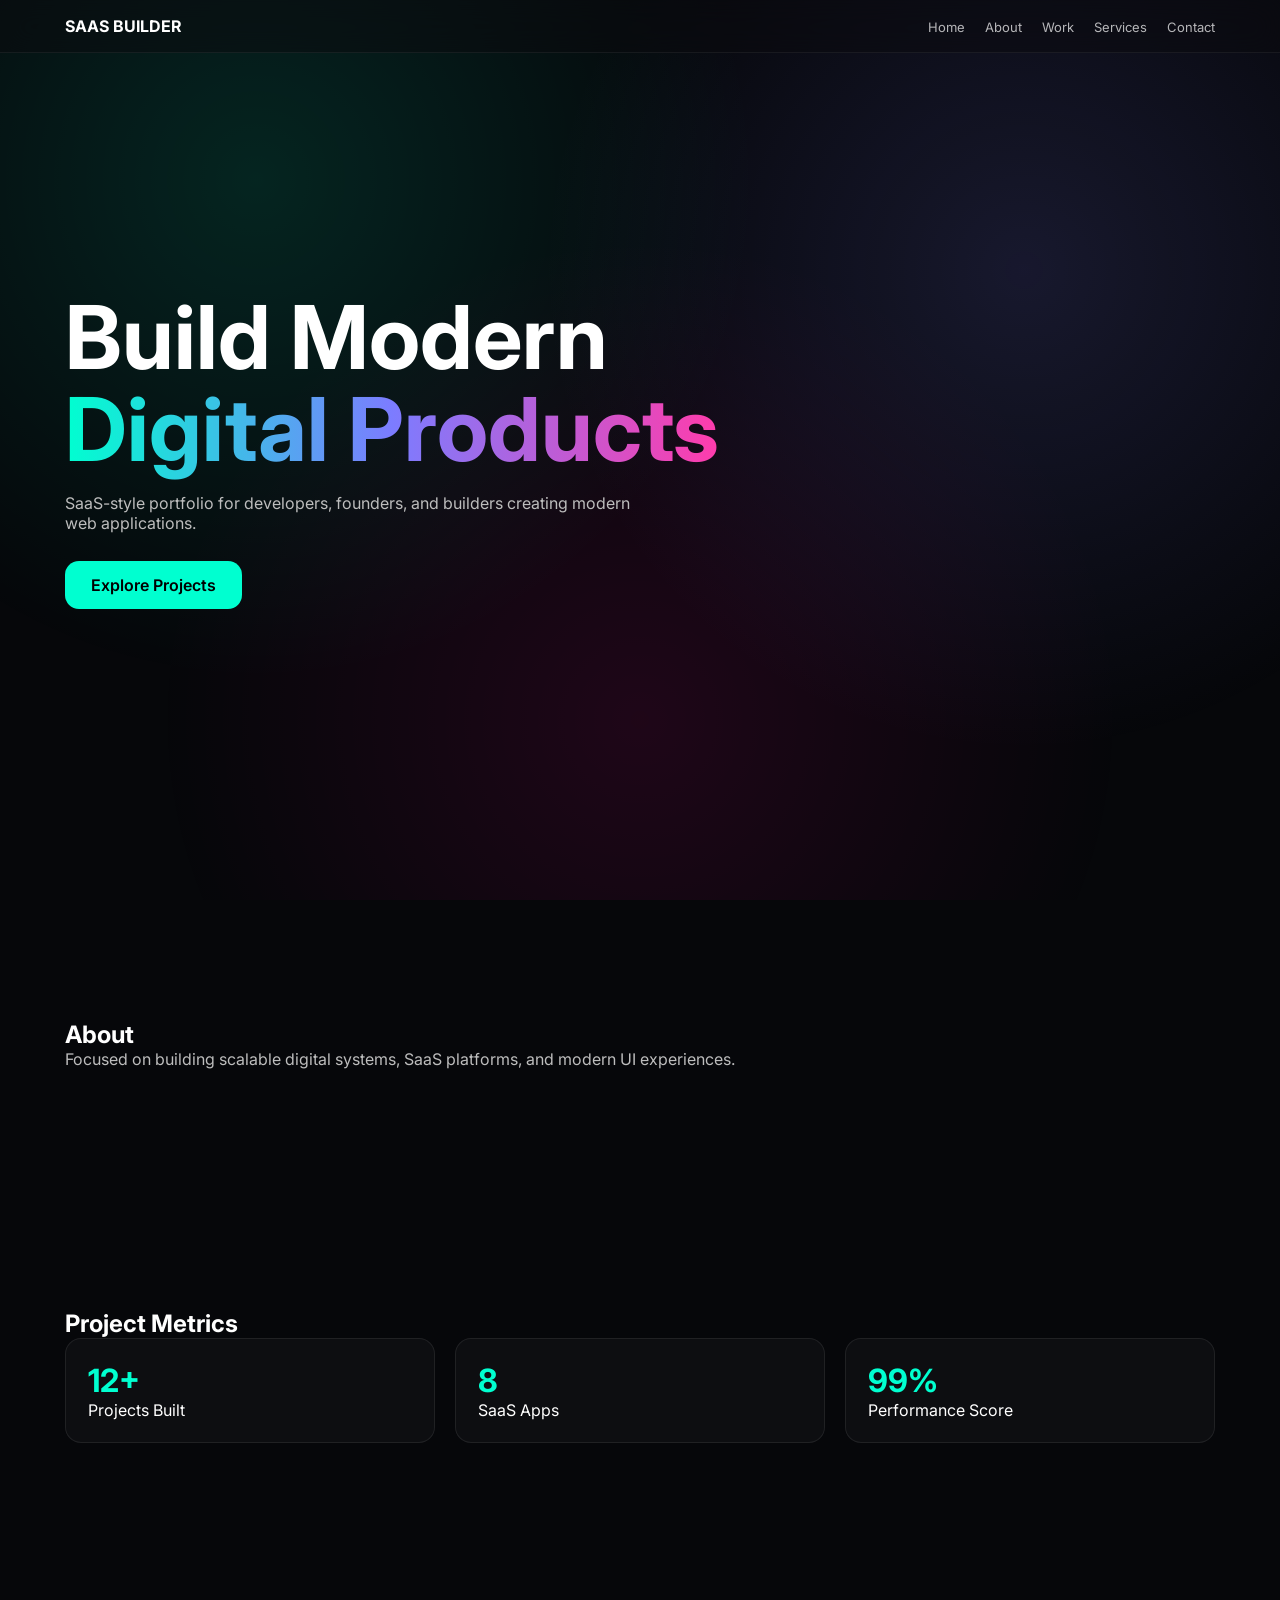
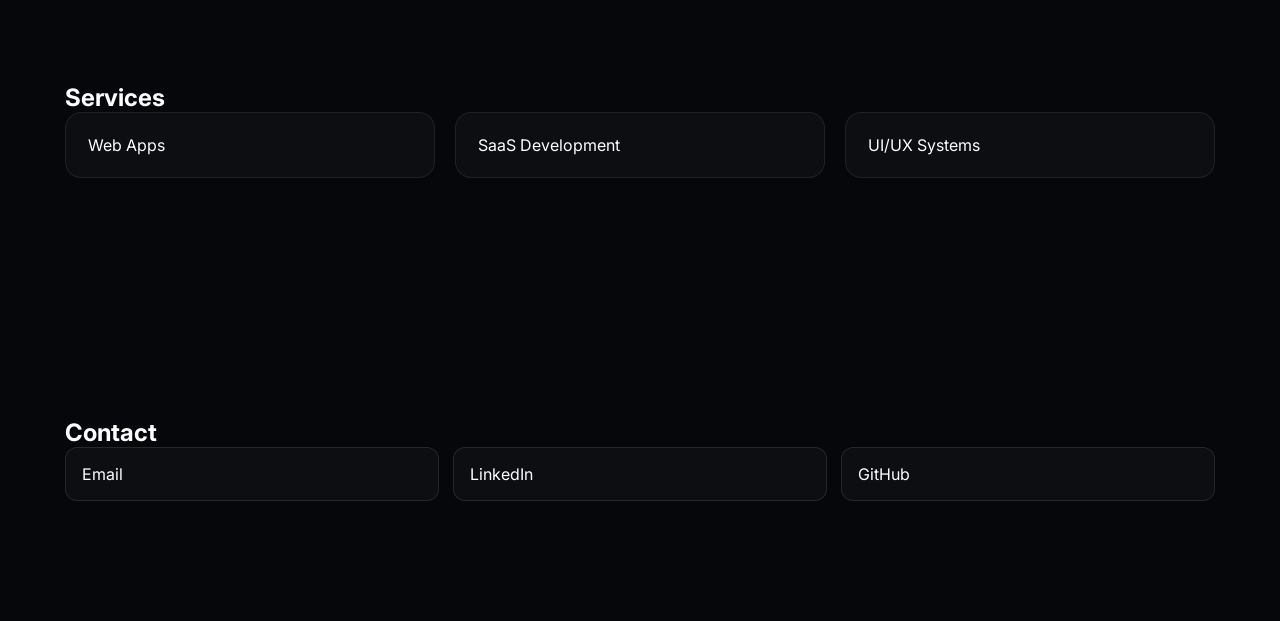
<file: templates/saasbuilder.html>
<!DOCTYPE html>
<html lang="en">
<head>
<meta charset="UTF-8">
<meta name="viewport" content="width=device-width, initial-scale=1.0">
<title>SaaS Builder Portfolio</title>

<link href="https://fonts.googleapis.com/css2?family=Inter:wght@300;400;600;700;800&display=swap" rel="stylesheet">

<style>

/* =========================
BASE
========================= */

*{
    margin:0;
    padding:0;
    box-sizing:border-box;
}

body{
    font-family:'Inter',sans-serif;
    background:#06070a;
    color:white;
    overflow-x:hidden;
}

/* =========================
FUTURISTIC BACKGROUND
========================= */

.bg{
    position:fixed;
    inset:0;
    z-index:-1;
    background:
    radial-gradient(circle at 20% 20%, rgba(0,255,200,0.12), transparent 40%),
    radial-gradient(circle at 80% 30%, rgba(124,124,255,0.15), transparent 40%),
    radial-gradient(circle at 50% 80%, rgba(255,0,150,0.10), transparent 50%);
}

/* =========================
CONTAINER
========================= */

.container{
    width:90%;
    max-width:1150px;
    margin:auto;
}

section{
    padding:120px 0;
}

/* =========================
NAV
========================= */

nav{
    position:fixed;
    top:0;
    width:100%;
    background:rgba(10,10,15,0.5);
    backdrop-filter:blur(14px);
    border-bottom:1px solid rgba(255,255,255,0.06);
    z-index:100;
}

nav .container{
    display:flex;
    justify-content:space-between;
    align-items:center;
    padding:16px 0;
}

nav a{
    color:white;
    text-decoration:none;
    margin-left:16px;
    font-size:13px;
    opacity:0.7;
    transition:0.3s;
}

nav a:hover{
    opacity:1;
    color:#00ffd0;
}

/* =========================
HERO
========================= */

.hero{
    min-height:100vh;
    display:flex;
    align-items:center;
}

.hero h1{
    font-size:clamp(3rem,7vw,5.5rem);
    line-height:1.05;
}

.gradient{
    background:linear-gradient(90deg,#00ffd0,#7c7cff,#ff3cac);
    -webkit-background-clip:text;
    -webkit-text-fill-color:transparent;
}

.hero p{
    margin-top:18px;
    max-width:600px;
    color:#bdbdbd;
}

/* BUTTON */

.btn{
    display:inline-block;
    margin-top:28px;
    padding:14px 26px;
    border-radius:14px;
    font-weight:600;
    text-decoration:none;
    transition:0.3s;
}

.btn-glow{
    background:#00ffd0;
    color:#000;
}

.btn:hover{
    transform:translateY(-6px);
    box-shadow:0 20px 40px rgba(0,255,208,0.15);
}

/* =========================
DASHBOARD GRID
========================= */

.grid{
    display:grid;
    grid-template-columns:repeat(auto-fit,minmax(250px,1fr));
    gap:20px;
}

.card{
    background:rgba(255,255,255,0.03);
    border:1px solid rgba(255,255,255,0.08);
    border-radius:16px;
    padding:22px;
    transition:0.3s;
    position:relative;
    overflow:hidden;
}

.card::before{
    content:'';
    position:absolute;
    inset:-2px;
    background:linear-gradient(120deg,transparent,rgba(0,255,208,0.2),transparent);
    transform:translateX(-100%);
    transition:0.6s;
}

.card:hover::before{
    transform:translateX(100%);
}

.card:hover{
    transform:translateY(-10px);
    border-color:#00ffd0;
}

/* =========================
METRICS STYLE
========================= */

.metric{
    font-size:2rem;
    font-weight:700;
    color:#00ffd0;
}

/* =========================
CONTACT
========================= */

.contact{
    display:grid;
    grid-template-columns:repeat(auto-fit,minmax(200px,1fr));
    gap:14px;
}

.contact a{
    text-decoration:none;
    color:white;
    padding:16px;
    border-radius:12px;
    background:rgba(255,255,255,0.03);
    border:1px solid rgba(255,255,255,0.1);
    transition:0.3s;
}

.contact a:hover{
    background:#00ffd0;
    color:#000;
}

/* =========================
ANIMATION
========================= */

.fade{
    opacity:0;
    transform:translateY(25px);
    transition:0.8s ease;
}

.fade.show{
    opacity:1;
    transform:translateY(0);
}

</style>
</head>

<body>

<div class="bg"></div>

<!-- NAV -->
<nav>
<div class="container">
    <b>SAAS BUILDER</b>
    <div>
        <a href="#home">Home</a>
        <a href="#about">About</a>
        <a href="#work">Work</a>
        <a href="#services">Services</a>
        <a href="#contact">Contact</a>
    </div>
</div>
</nav>

<!-- HERO -->
<section class="hero" id="home">
<div class="container">

    <h1 class="fade">
        Build Modern<br>
        <span class="gradient">Digital Products</span>
    </h1>

    <p class="fade">
        SaaS-style portfolio for developers, founders, and builders creating modern web applications.
    </p>

    <a href="#work" class="btn btn-glow fade">Explore Projects</a>

</div>
</section>

<!-- ABOUT -->
<section id="about">
<div class="container">

    <h2 class="fade">About</h2>
    <p class="fade" style="color:#bdbdbd;">
        Focused on building scalable digital systems, SaaS platforms, and modern UI experiences.
    </p>

</div>
</section>

<!-- METRICS -->
<section id="work">
<div class="container">

    <h2 class="fade">Project Metrics</h2>

    <div class="grid">

        <div class="card fade">
            <div class="metric">12+</div>
            Projects Built
        </div>

        <div class="card fade">
            <div class="metric">8</div>
            SaaS Apps
        </div>

        <div class="card fade">
            <div class="metric">99%</div>
            Performance Score
        </div>

    </div>

</div>
</section>

<!-- SERVICES -->
<section id="services">
<div class="container">

    <h2 class="fade">Services</h2>

    <div class="grid">

        <div class="card fade">Web Apps</div>
        <div class="card fade">SaaS Development</div>
        <div class="card fade">UI/UX Systems</div>

    </div>

</div>
</section>

<!-- CONTACT -->
<section id="contact">
<div class="container">

    <h2 class="fade">Contact</h2>

    <div class="contact fade">

        <a href="mailto:your@email.com">Email</a>
        <a href="https://linkedin.com">LinkedIn</a>
        <a href="https://github.com">GitHub</a>

    </div>

</div>
</section>

<script>

const items=document.querySelectorAll('.fade');

function show(){
    const trigger=window.innerHeight*0.85;

    items.forEach(el=>{
        if(el.getBoundingClientRect().top<trigger){
            el.classList.add('show');
        }
    });
}

window.addEventListener('scroll',show);
show();

</script>

</body>
</html>
</file>
